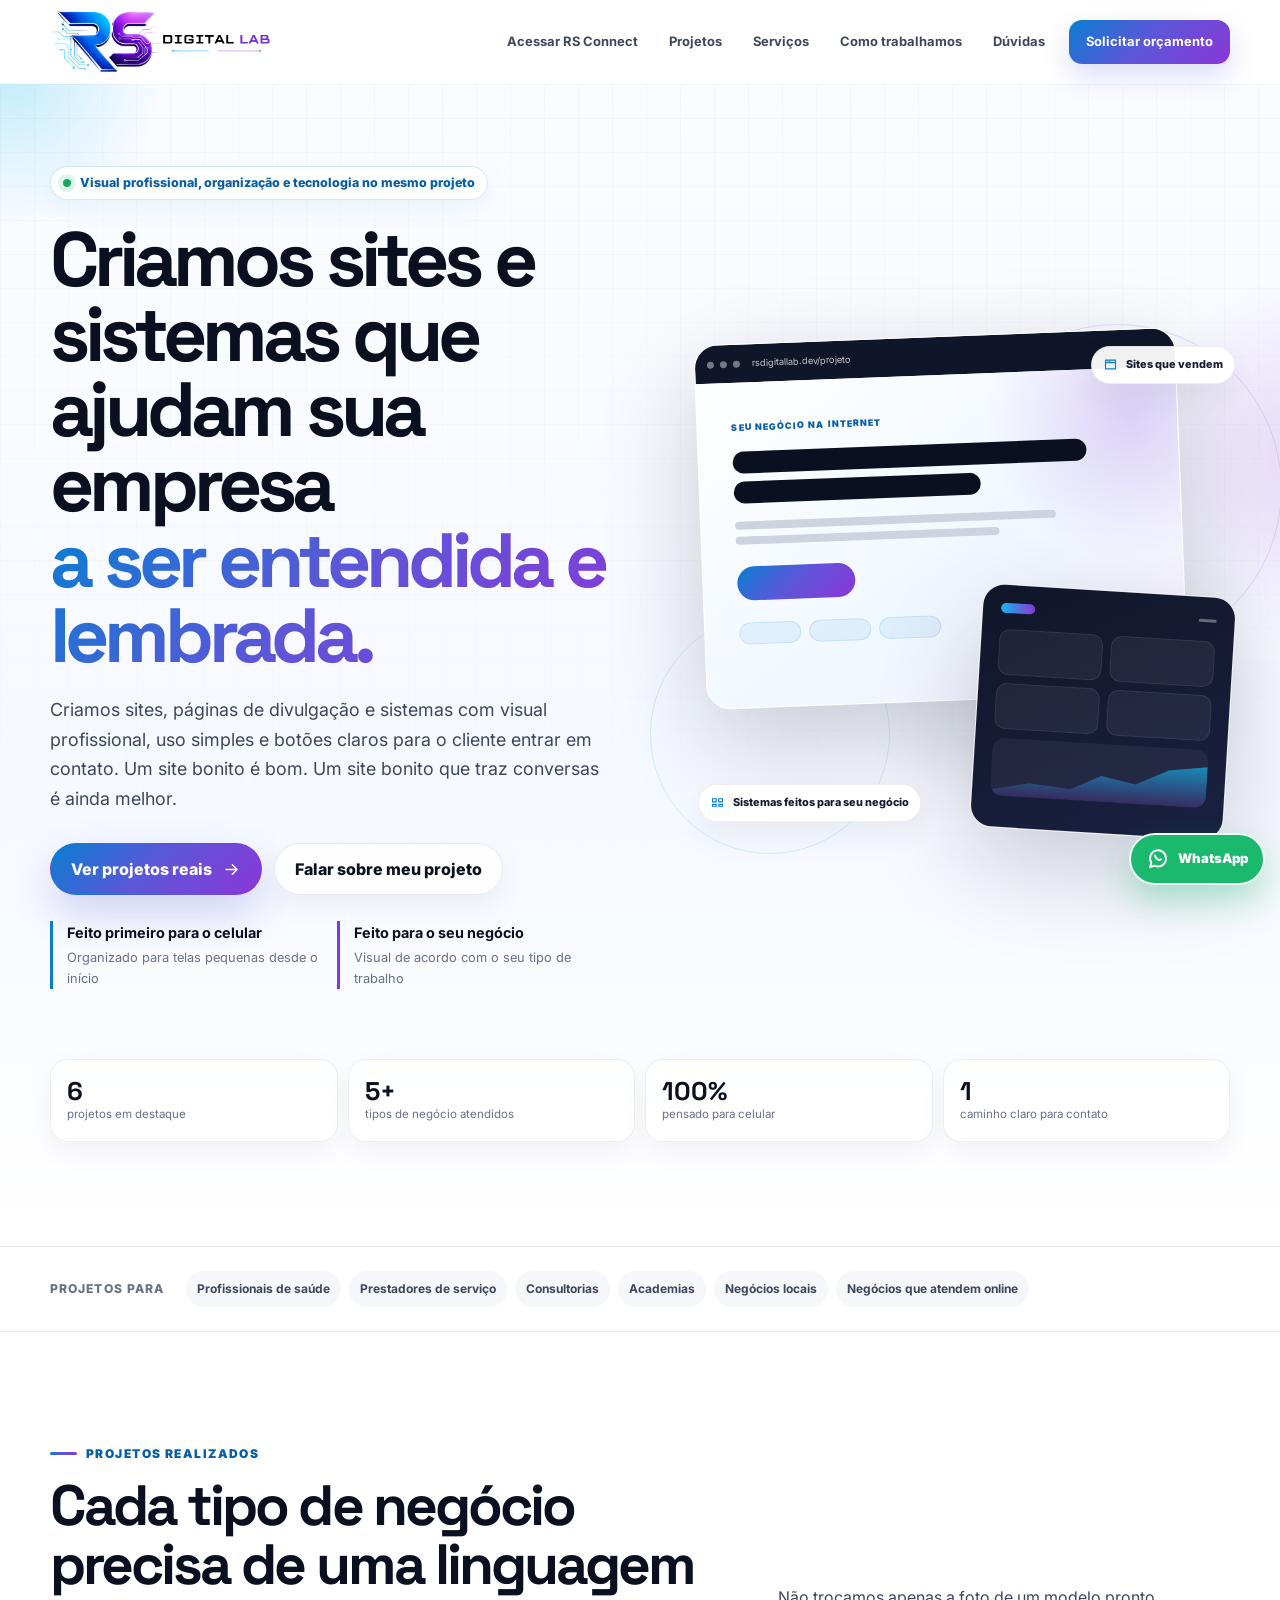
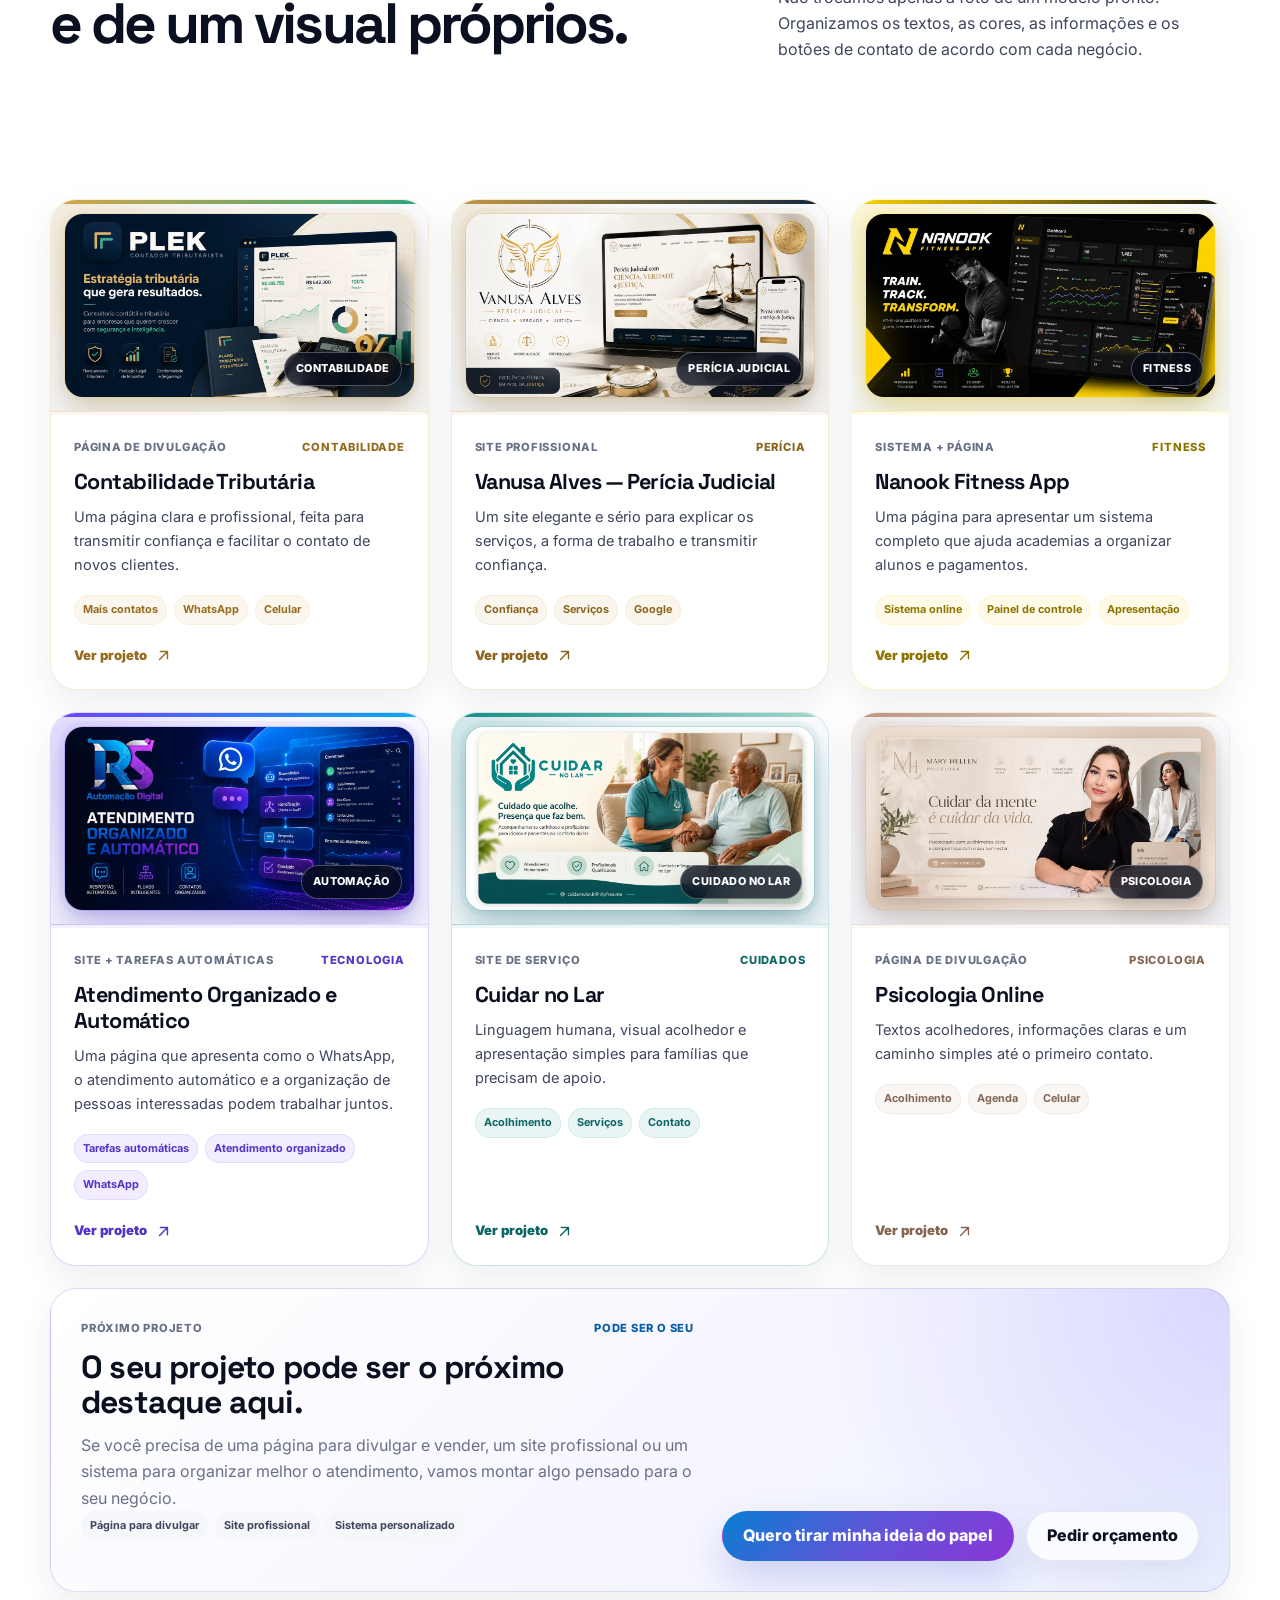
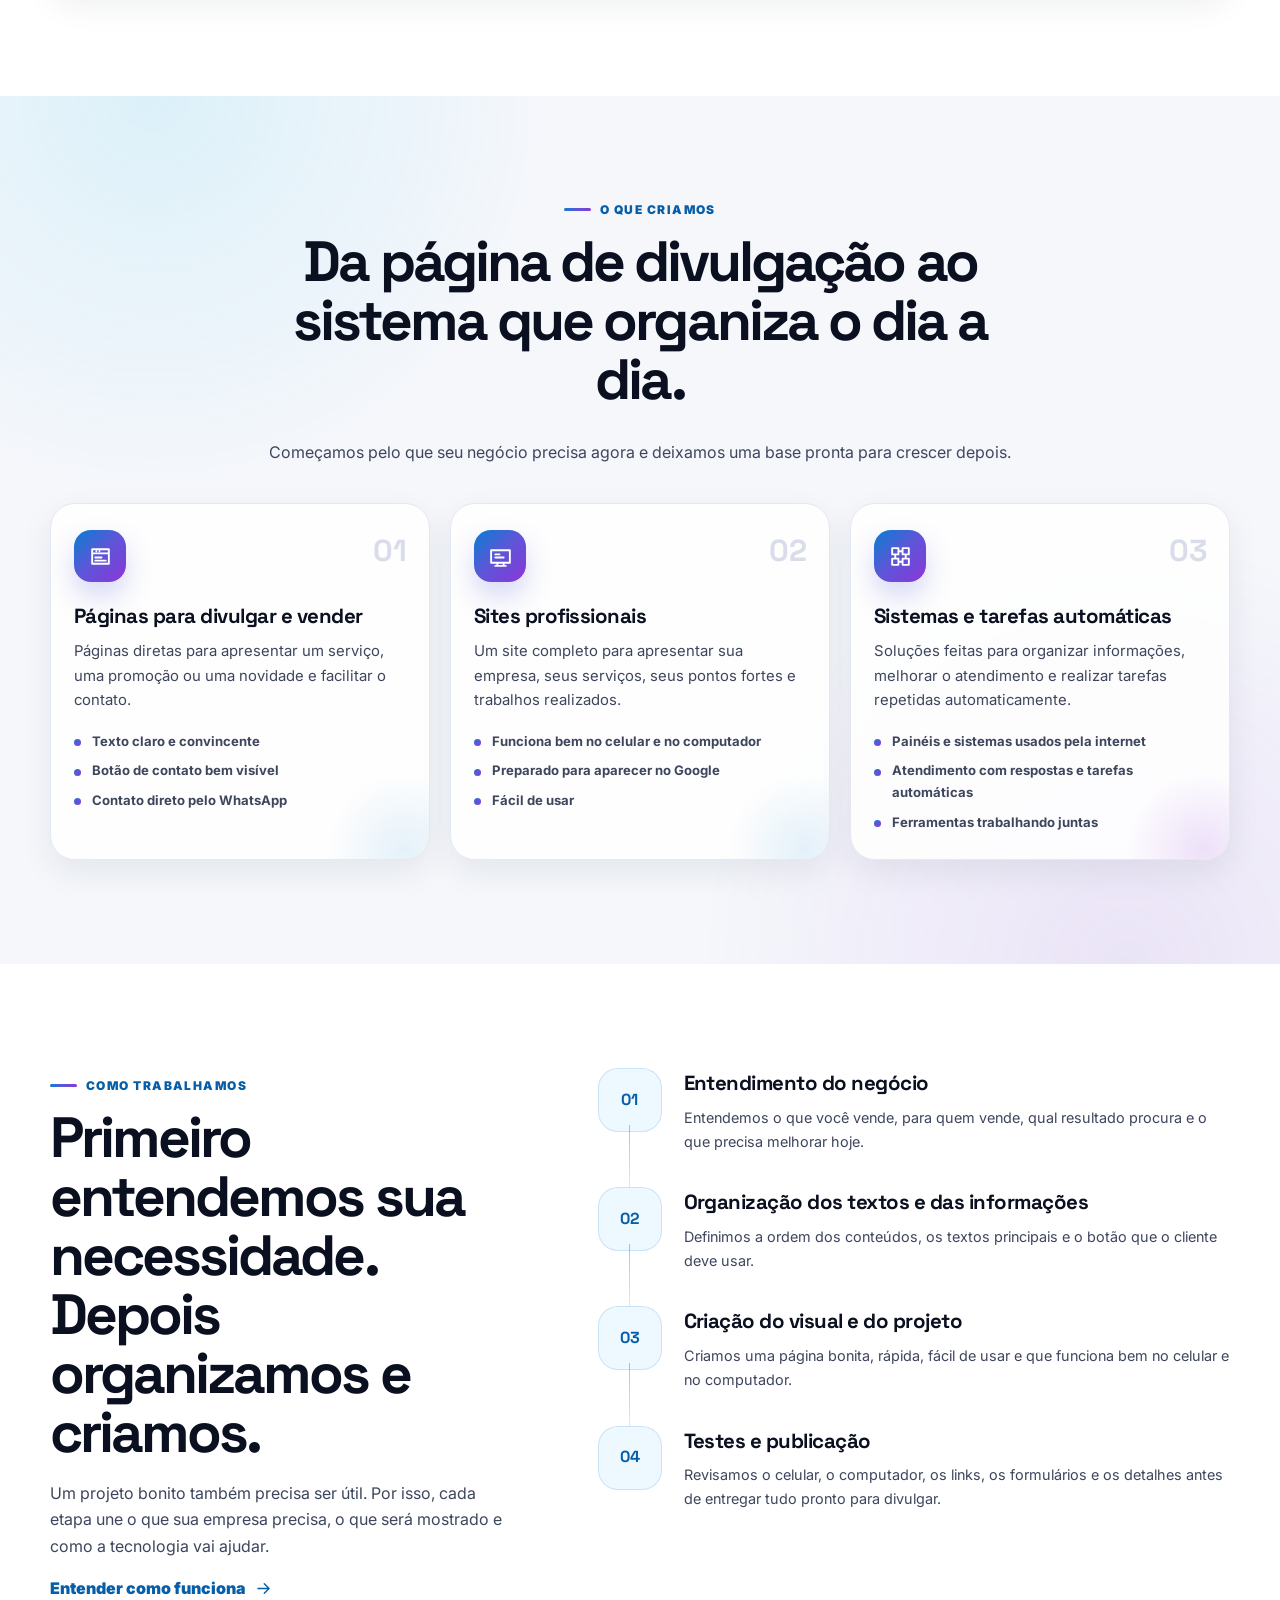
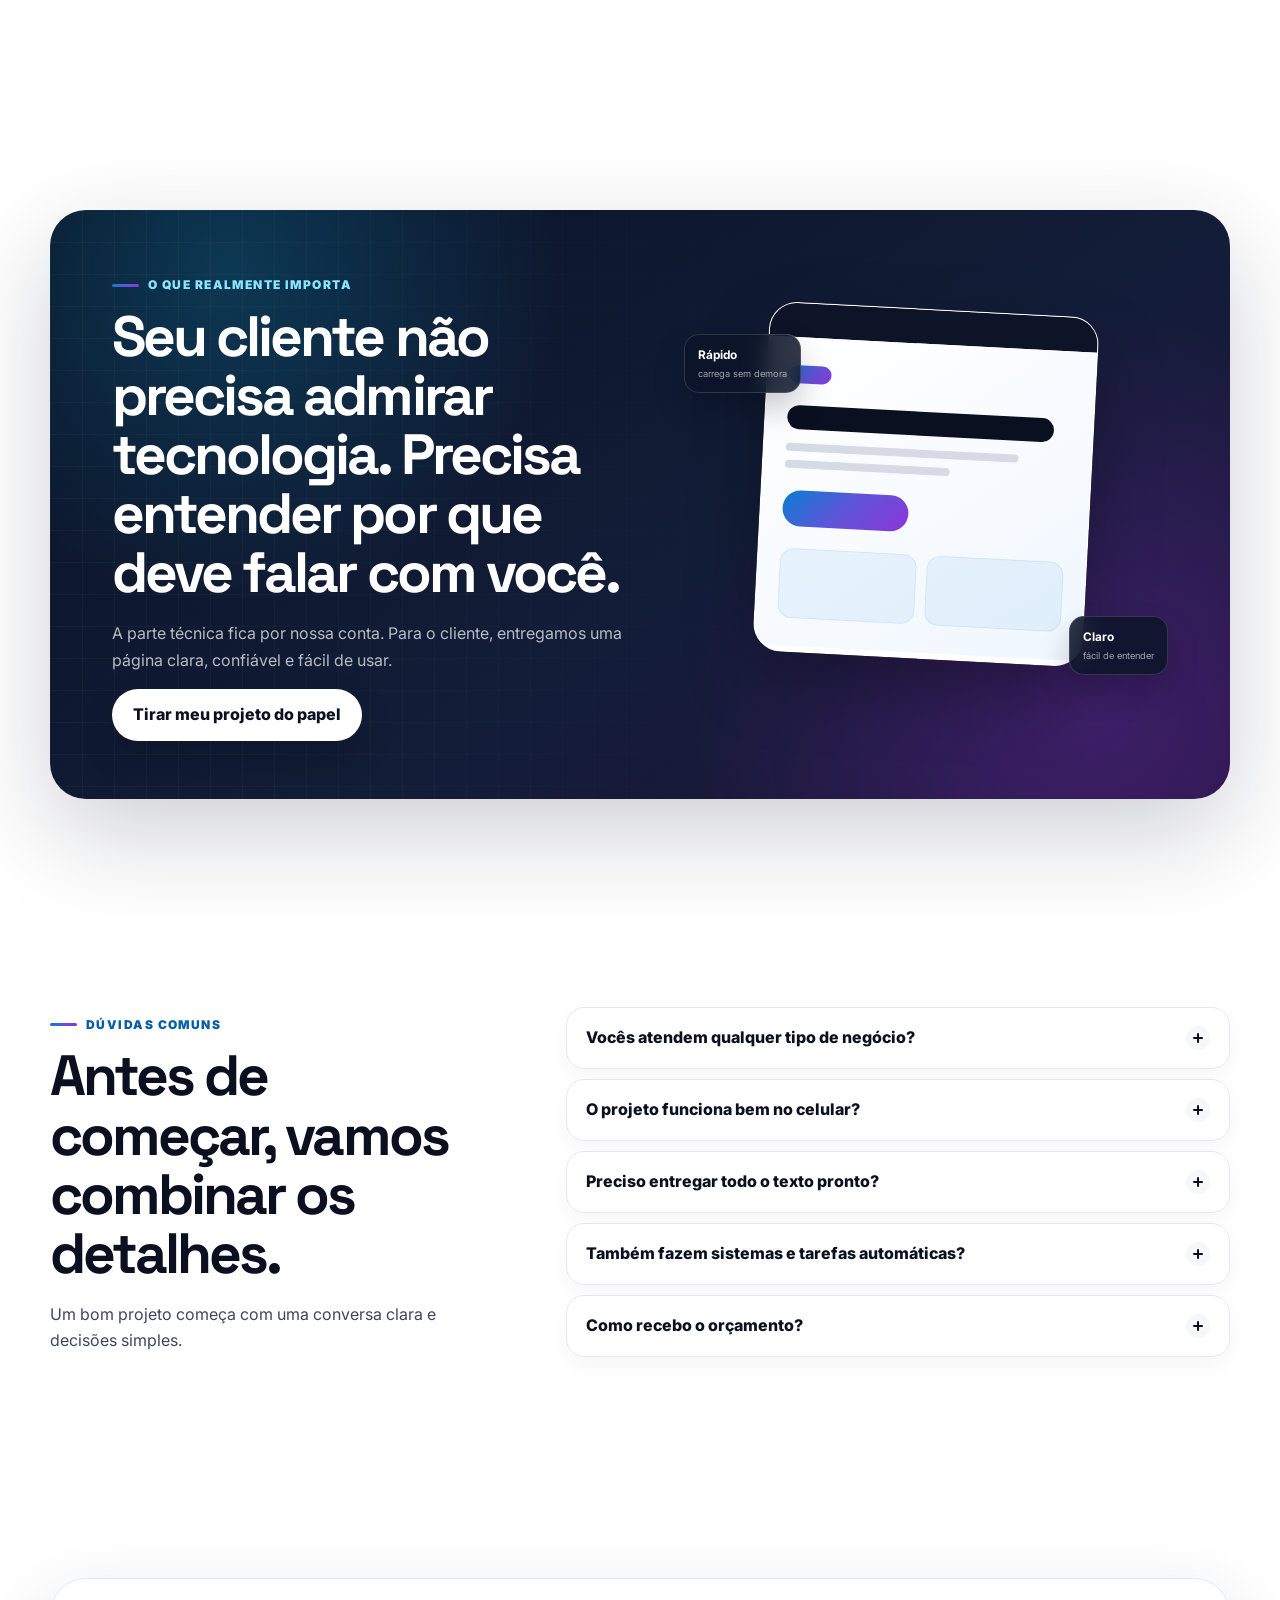
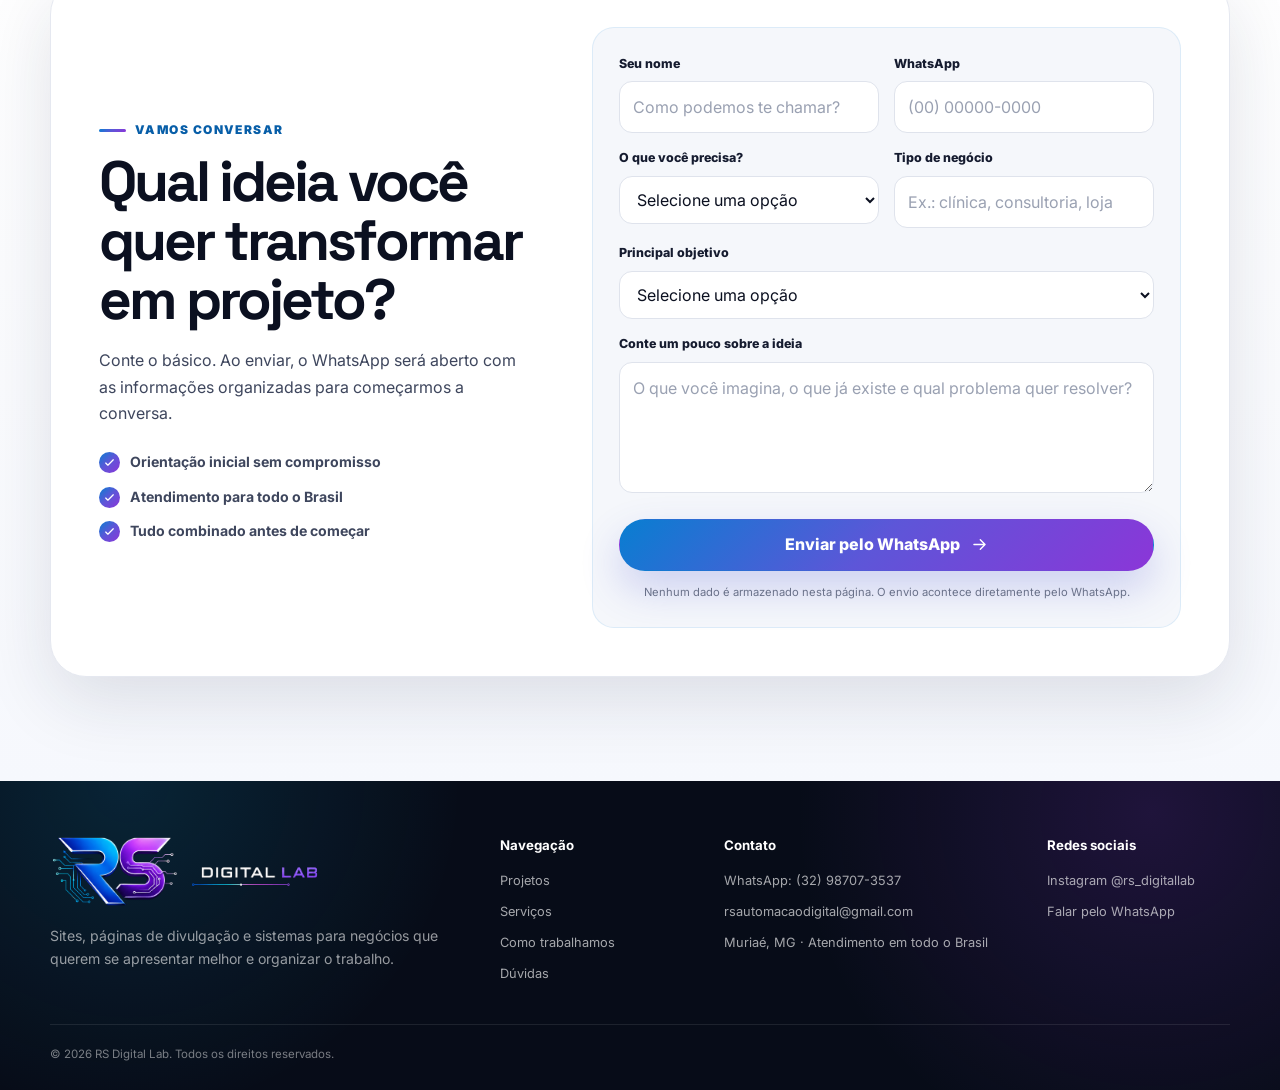
<file: index.html>
<!doctype html>
<html lang="pt-BR">
<head>
<meta charset="utf-8"/>
<meta content="width=device-width, initial-scale=1.0" name="viewport"/>
<title>RS Digital Lab | Sites, páginas de divulgação e sistemas</title>
<meta content="Conheça os projetos da RS Digital Lab. Criamos sites, páginas de divulgação e sistemas fáceis de usar, que funcionam bem no celular e ajudam sua empresa a receber mais contatos." name="description"/>
<meta content="#f7f8fc" name="theme-color"/>
<meta content="index, follow" name="robots"/>
<link href="https://portfolio.rsautomacaodigital.cloud/" rel="canonical"/>
<meta content="website" property="og:type"/>
<meta content="pt_BR" property="og:locale"/>
<meta content="RS Digital Lab | Projetos realizados" property="og:title"/>
<meta content="Sites, páginas de divulgação e sistemas feitos para funcionar bem no celular e facilitar o contato com sua empresa." property="og:description"/>
<meta content="https://portfolio.rsautomacaodigital.cloud/" property="og:url"/>
<meta content="assets/og-rs-digital-lab.jpg" property="og:image"/>
<link href="assets/rs-mark-light.png" rel="icon" type="image/png"/>
<script>document.documentElement.classList.add("js");</script>
<link href="https://fonts.googleapis.com" rel="preconnect"/>
<link crossorigin="" href="https://fonts.gstatic.com" rel="preconnect"/>
<link href="https://fonts.googleapis.com/css2?family=Inter:wght@400;500;600;700;800&amp;family=Space+Grotesk:wght@500;600;700&amp;display=swap" rel="stylesheet"/>
<link href="style.css?v=20260803-thumbs" rel="stylesheet"/>
<script type="application/ld+json">
      {
        "@context": "https://schema.org",
        "@type": "ProfessionalService",
        "name": "RS Digital Lab",
        "url": "https://rsdigitallab.com",
        "image": "https://rsdigitallab.com/assets/og-rs-digital-lab.jpg",
        "telephone": "+55 32 98707-3537",
        "email": "rsautomacaodigital@gmail.com",
        "areaServed": "BR",
        "description": "Criação de sites, páginas de divulgação e sistemas para organizar o atendimento e facilitar tarefas do dia a dia."
      }
    </script>
</head>
<body>
<a class="skip-link" href="#conteudo">Ir para o conteúdo</a>
<header class="site-header" data-header="" id="topo">
<div class="container header-inner">
<a aria-label="RS Digital Lab — início" class="brand" href="#topo">
<img alt="RS Digital Lab" height="411" src="assets/logo-rs-digital-lab-light.png" width="1400"/>
</a>
<button aria-controls="site-nav" aria-expanded="false" aria-label="Abrir menu" class="menu-toggle" data-menu-toggle="" type="button">
<span></span>
<span></span>
<span></span>
</button>
<nav aria-label="Navegação principal" class="site-nav" data-nav="" id="site-nav">

<a href="https://rsdigitallab.com/rsconnect/login">Acessar RS Connect</a>
<a href="#projetos">Projetos</a>
<a href="#servicos">Serviços</a>
<a href="#processo">Como trabalhamos</a>
<a href="#duvidas">Dúvidas</a>
<a class="nav-cta js-whatsapp" data-message="Olá! Vi os projetos da RS Digital Lab e quero conversar sobre uma ideia." href="#contato">
            Solicitar orçamento
          </a>
</nav>
</div>
</header>
<main id="conteudo">
<section aria-labelledby="hero-title" class="hero section-shell">
<div aria-hidden="true" class="hero-glow hero-glow-blue"></div>
<div aria-hidden="true" class="hero-glow hero-glow-purple"></div>
<div class="container hero-grid">
<div class="hero-copy reveal">
<div class="hero-badge">
<span aria-hidden="true" class="pulse-dot"></span>
              Visual profissional, organização e tecnologia no mesmo projeto
            </div>
<h1 id="hero-title">
              Criamos sites e sistemas que ajudam sua empresa
              <span>a ser entendida e lembrada.</span>
</h1>
<p class="hero-lead">
              Criamos sites, páginas de divulgação e sistemas com visual profissional,
              uso simples e botões claros para o cliente entrar em contato. Um site bonito é bom.
              Um site bonito que traz conversas é ainda melhor.
            </p>
<div class="hero-actions">
<a class="button button-primary" href="#projetos">
                Ver projetos reais
                <svg aria-hidden="true" viewbox="0 0 24 24"><path d="M5 12h14M13 6l6 6-6 6"></path></svg>
</a>
<a class="button button-ghost js-whatsapp" data-message="Olá! Vi os projetos da RS Digital Lab e quero saber o que pode ajudar meu negócio." href="#contato">
                Falar sobre meu projeto
              </a>
</div>
<div aria-label="Diferenciais principais" class="hero-trust">
<div>
<strong>Feito primeiro para o celular</strong>
<span>Organizado para telas pequenas desde o início</span>
</div>
<div>
<strong>Feito para o seu negócio</strong>
<span>Visual de acordo com o seu tipo de trabalho</span>
</div>
</div>
</div>
<div aria-label="Exemplo visual de sites e sistemas" class="hero-visual reveal">
<div aria-hidden="true" class="visual-orbit visual-orbit-one"></div>
<div aria-hidden="true" class="visual-orbit visual-orbit-two"></div>
<div class="showcase-window showcase-main">
<div class="window-bar">
<span></span><span></span><span></span>
<div class="window-address">rsdigitallab.dev/projeto</div>
</div>
<div class="showcase-content">
<div class="showcase-kicker">SEU NEGÓCIO NA INTERNET</div>
<div class="showcase-title"></div>
<div class="showcase-title short"></div>
<div class="showcase-copy"></div>
<div class="showcase-copy medium"></div>
<div class="showcase-button"></div>
<div class="showcase-chips">
<span></span><span></span><span></span>
</div>
</div>
</div>
<div class="showcase-window showcase-side">
<div class="mini-dashboard-head">
<span class="mini-logo"></span>
<span class="mini-menu"></span>
</div>
<div class="mini-dashboard-grid">
<span></span><span></span><span></span><span></span>
</div>
<div class="mini-chart"><span></span></div>
</div>
<div class="showcase-label label-sites">
<svg aria-hidden="true" viewbox="0 0 24 24"><path d="M4 5h16v14H4zM4 9h16M8 7h.01M11 7h.01"></path></svg>
              Sites que vendem
            </div>
<div class="showcase-label label-systems">
<svg aria-hidden="true" viewbox="0 0 24 24"><path d="M4 6h6v5H4zM14 6h6v5h-6zM4 15h6v3H4zM14 15h6v3h-6z"></path></svg>
              Sistemas feitos para seu negócio
            </div>
</div>
</div>
<div aria-label="Resumo dos projetos" class="container hero-stats reveal">
<div class="stat-card">
<strong>6</strong>
<span>projetos em destaque</span>
</div>
<div class="stat-card">
<strong>5+</strong>
<span>tipos de negócio atendidos</span>
</div>
<div class="stat-card">
<strong>100%</strong>
<span>pensado para celular</span>
</div>
<div class="stat-card">
<strong>1</strong>
<span>caminho claro para contato</span>
</div>
</div>
</section>
<section aria-label="Segmentos atendidos" class="audience-strip">
<div class="container audience-inner">
<span class="audience-label">Projetos para</span>
<div class="audience-tags">
<span>Profissionais de saúde</span>
<span>Prestadores de serviço</span>
<span>Consultorias</span>
<span>Academias</span>
<span>Negócios locais</span>
<span>Negócios que atendem online</span>
</div>
</div>
</section>
<section aria-labelledby="projects-title" class="section" id="projetos">
<div class="container">
<div class="section-head reveal">
<div>
<p class="eyebrow">Projetos realizados</p>
<h2 id="projects-title">Cada tipo de negócio precisa de uma linguagem e de um visual próprios.</h2>
</div>
<p>
              Não trocamos apenas a foto de um modelo pronto. Organizamos os textos,
              as cores, as informações e os botões de contato de acordo com cada negócio.
            </p>
</div>
<div aria-label="Filtrar projetos" class="project-filters reveal" role="group">
<button aria-pressed="true" class="filter-button is-active" data-filter="all" type="button">Todos</button>
<button aria-pressed="false" class="filter-button" data-filter="landing" type="button">Páginas de divulgação</button>
<button aria-pressed="false" class="filter-button" data-filter="site" type="button">Sites</button>
<button aria-pressed="false" class="filter-button" data-filter="system" type="button">Sistemas e tarefas automáticas</button>
</div>
<div class="projects-grid" data-project-grid="">
<article class="project-card reveal theme-tax" data-category="landing">
<a aria-label="Abrir projeto Contabilidade Tributária" href="https://contabilidade.infinityfree.me" rel="noopener noreferrer" target="_blank">
<div class="project-preview has-thumb"><picture class="project-thumb"><source media="(max-width: 760px)" srcset="assets/thumbs/contabilidade-720.webp" type="image/webp"/><img alt="Prévia visual do projeto Contabilidade Tributária" decoding="async" height="675" loading="lazy" src="assets/thumbs/contabilidade.webp" width="1200"/></picture><span class="project-thumb-label">Contabilidade</span></div>
<div class="project-body">
<div class="project-meta"><span>Página de divulgação</span><span>Contabilidade</span></div>
<h3>Contabilidade Tributária</h3>
<p>Uma página clara e profissional, feita para transmitir confiança e facilitar o contato de novos clientes.</p>
<div class="project-tags"><span>Mais contatos</span><span>WhatsApp</span><span>Celular</span></div>
<span class="project-link">Ver projeto <svg aria-hidden="true" viewbox="0 0 24 24"><path d="M7 17 17 7M8 7h9v9"></path></svg></span>
</div>
</a>
</article>
<article class="project-card reveal theme-forensic" data-category="site">
<a aria-label="Abrir projeto Perícia Judicial" href="https://peritavanusaalves.infinityfree.me" rel="noopener noreferrer" target="_blank">
<div class="project-preview has-thumb"><picture class="project-thumb"><source media="(max-width: 760px)" srcset="assets/thumbs/pericia-judicial-720.webp" type="image/webp"/><img alt="Prévia visual do site Vanusa Alves — Perícia Judicial" decoding="async" height="675" loading="lazy" src="assets/thumbs/pericia-judicial.webp" width="1200"/></picture><span class="project-thumb-label">Perícia Judicial</span></div>
<div class="project-body">
<div class="project-meta"><span>Site profissional</span><span>Perícia</span></div>
<h3>Vanusa Alves — Perícia Judicial</h3>
<p>Um site elegante e sério para explicar os serviços, a forma de trabalho e transmitir confiança.</p>
<div class="project-tags"><span>Confiança</span><span>Serviços</span><span>Google</span></div>
<span class="project-link">Ver projeto <svg aria-hidden="true" viewbox="0 0 24 24"><path d="M7 17 17 7M8 7h9v9"></path></svg></span>
</div>
</a>
</article>
<article class="project-card reveal theme-fitness" data-category="system">
<a aria-label="Abrir projeto Nanook Fitness" href="https://nanook.infinityfree.me" rel="noopener noreferrer" target="_blank">
<div class="project-preview has-thumb"><picture class="project-thumb"><source media="(max-width: 760px)" srcset="assets/thumbs/nanook-fitness-720.webp" type="image/webp"/><img alt="Prévia visual do sistema Nanook Fitness App" decoding="async" height="675" loading="lazy" src="assets/thumbs/nanook-fitness.webp" width="1200"/></picture><span class="project-thumb-label">Fitness</span></div>
<div class="project-body">
<div class="project-meta"><span>Sistema + página</span><span>Fitness</span></div>
<h3>Nanook Fitness App</h3>
<p>Uma página para apresentar um sistema completo que ajuda academias a organizar alunos e pagamentos.</p>
<div class="project-tags"><span>Sistema online</span><span>Painel de controle</span><span>Apresentação</span></div>
<span class="project-link">Ver projeto <svg aria-hidden="true" viewbox="0 0 24 24"><path d="M7 17 17 7M8 7h9v9"></path></svg></span>
</div>
</a>
</article>
<article class="project-card reveal theme-automation" data-category="system">
<a aria-label="Abrir projeto de automação e atendimento" href="https://rsautomacaodigital.infinityfreeapp.com" rel="noopener noreferrer" target="_blank">
<div class="project-preview has-thumb"><picture class="project-thumb"><source media="(max-width: 760px)" srcset="assets/thumbs/atendimento-automatico-720.webp" type="image/webp"/><img alt="Prévia visual do projeto de atendimento organizado e automático" decoding="async" height="675" loading="lazy" src="assets/thumbs/atendimento-automatico.webp" width="1200"/></picture><span class="project-thumb-label">Automação</span></div>
<div class="project-body">
<div class="project-meta"><span>Site + tarefas automáticas</span><span>Tecnologia</span></div>
<h3>Atendimento Organizado e Automático</h3>
<p>Uma página que apresenta como o WhatsApp, o atendimento automático e a organização de pessoas interessadas podem trabalhar juntos.</p>
<div class="project-tags"><span>Tarefas automáticas</span><span>Atendimento organizado</span><span>WhatsApp</span></div>
<span class="project-link">Ver projeto <svg aria-hidden="true" viewbox="0 0 24 24"><path d="M7 17 17 7M8 7h9v9"></path></svg></span>
</div>
</a>
</article>
<article class="project-card reveal theme-care" data-category="site">
<a aria-label="Abrir projeto Cuidar no Lar" href="https://cuidarnolar.infinityfree.me/?i=1" rel="noopener noreferrer" target="_blank">
<div class="project-preview has-thumb"><picture class="project-thumb"><source media="(max-width: 760px)" srcset="assets/thumbs/cuidar-no-lar-720.webp" type="image/webp"/><img alt="Prévia visual do site Cuidar no Lar" decoding="async" height="675" loading="lazy" src="assets/thumbs/cuidar-no-lar.webp" width="1200"/></picture><span class="project-thumb-label">Cuidado no lar</span></div>
<div class="project-body">
<div class="project-meta"><span>Site de serviço</span><span>Cuidados</span></div>
<h3>Cuidar no Lar</h3>
<p>Linguagem humana, visual acolhedor e apresentação simples para famílias que precisam de apoio.</p>
<div class="project-tags"><span>Acolhimento</span><span>Serviços</span><span>Contato</span></div>
<span class="project-link">Ver projeto <svg aria-hidden="true" viewbox="0 0 24 24"><path d="M7 17 17 7M8 7h9v9"></path></svg></span>
</div>
</a>
</article>
<article class="project-card reveal theme-psychology" data-category="landing">
<a aria-label="Abrir projeto Psicologia Online" href="https://maryhellenpsi.infinityfreeapp.com" rel="noopener noreferrer" target="_blank">
<div class="project-preview has-thumb"><picture class="project-thumb"><source media="(max-width: 760px)" srcset="assets/thumbs/mary-hellen-psicologia-720.webp" type="image/webp"/><img alt="Prévia visual da página Mary Hellen Psicóloga" decoding="async" height="675" loading="lazy" src="assets/thumbs/mary-hellen-psicologia.webp" width="1200"/></picture><span class="project-thumb-label">Psicologia</span></div>
<div class="project-body">
<div class="project-meta"><span>Página de divulgação</span><span>Psicologia</span></div>
<h3>Psicologia Online</h3>
<p>Textos acolhedores, informações claras e um caminho simples até o primeiro contato.</p>
<div class="project-tags"><span>Acolhimento</span><span>Agenda</span><span>Celular</span></div>
<span class="project-link">Ver projeto <svg aria-hidden="true" viewbox="0 0 24 24"><path d="M7 17 17 7M8 7h9v9"></path></svg></span>
</div>
</a>
</article>
<article class="project-card project-promo-card reveal" data-category="landing site system">
<div class="project-promo-inner">
<div class="project-promo-copy">
<div class="project-meta"><span>Próximo projeto</span><span>Pode ser o seu</span></div>
<h3>O seu projeto pode ser o próximo destaque aqui.</h3>
<p>
                    Se você precisa de uma página para divulgar e vender, um site profissional
                    ou um sistema para organizar melhor o atendimento, vamos montar algo pensado para o seu negócio.
                  </p>
<div class="project-tags"><span>Página para divulgar</span><span>Site profissional</span><span>Sistema personalizado</span></div>
</div>
<div class="project-promo-actions">
<a class="button button-primary js-whatsapp" data-message="Olá! Vi os projetos da RS Digital Lab e quero que o meu projeto seja o próximo destaque do portfólio." href="#contato">
                    Quero tirar minha ideia do papel
                  </a>
<a class="button button-ghost" href="#contato">Pedir orçamento</a>
</div>
</div>
</article>
</div>
<p class="filter-empty" data-filter-empty="" hidden="">Nenhum projeto encontrado nesta categoria.</p>
</div>
</section>
<section aria-labelledby="services-title" class="section section-soft" id="servicos">
<div class="container">
<div class="section-head centered reveal">
<p class="eyebrow">O que criamos</p>
<h2 id="services-title">Da página de divulgação ao sistema que organiza o dia a dia.</h2>
<p>
              Começamos pelo que seu negócio precisa agora e deixamos uma base pronta para crescer depois.
            </p>
</div>
<div class="services-grid">
<article class="service-card reveal">
<span class="service-number">01</span>
<div class="service-icon">
<svg aria-hidden="true" viewbox="0 0 24 24"><path d="M4 5h16v14H4zM4 9h16M8 7h.01M11 7h.01M7 13h6M7 16h10"></path></svg>
</div>
<h3>Páginas para divulgar e vender</h3>
<p>Páginas diretas para apresentar um serviço, uma promoção ou uma novidade e facilitar o contato.</p>
<ul><li>Texto claro e convincente</li><li>Botão de contato bem visível</li><li>Contato direto pelo WhatsApp</li></ul>
</article>
<article class="service-card reveal">
<span class="service-number">02</span>
<div class="service-icon">
<svg aria-hidden="true" viewbox="0 0 24 24"><path d="M3 6h18v12H3zM7 21h10M9 18v3M15 18v3M7 10h4M7 13h8"></path></svg>
</div>
<h3>Sites profissionais</h3>
<p>Um site completo para apresentar sua empresa, seus serviços, seus pontos fortes e trabalhos realizados.</p>
<ul><li>Funciona bem no celular e no computador</li><li>Preparado para aparecer no Google</li><li>Fácil de usar</li></ul>
</article>
<article class="service-card service-card-highlight reveal">
<span class="service-number">03</span>
<div class="service-icon">
<svg aria-hidden="true" viewbox="0 0 24 24"><path d="M4 4h6v6H4zM14 4h6v6h-6zM4 14h6v6H4zM14 14h6v6h-6zM10 7h4M7 10v4M17 10v4M10 17h4"></path></svg>
</div>
<h3>Sistemas e tarefas automáticas</h3>
<p>Soluções feitas para organizar informações, melhorar o atendimento e realizar tarefas repetidas automaticamente.</p>
<ul><li>Painéis e sistemas usados pela internet</li><li>Atendimento com respostas e tarefas automáticas</li><li>Ferramentas trabalhando juntas</li></ul>
</article>
</div>
</div>
</section>
<section aria-labelledby="process-title" class="section" id="processo">
<div class="container process-layout">
<div class="process-intro reveal">
<p class="eyebrow">Como trabalhamos</p>
<h2 id="process-title">Primeiro entendemos sua necessidade. Depois organizamos e criamos.</h2>
<p>
              Um projeto bonito também precisa ser útil. Por isso, cada etapa une o que sua empresa precisa, o que será mostrado e como a tecnologia vai ajudar.
            </p>
<a class="text-link js-whatsapp" data-message="Olá! Quero entender como funciona o processo da RS Digital Lab para o meu projeto." href="#contato">
              Entender como funciona
              <svg aria-hidden="true" viewbox="0 0 24 24"><path d="M5 12h14M13 6l6 6-6 6"></path></svg>
</a>
</div>
<ol class="process-steps">
<li class="reveal">
<span>01</span>
<div><h3>Entendimento do negócio</h3><p>Entendemos o que você vende, para quem vende, qual resultado procura e o que precisa melhorar hoje.</p></div>
</li>
<li class="reveal">
<span>02</span>
<div><h3>Organização dos textos e das informações</h3><p>Definimos a ordem dos conteúdos, os textos principais e o botão que o cliente deve usar.</p></div>
</li>
<li class="reveal">
<span>03</span>
<div><h3>Criação do visual e do projeto</h3><p>Criamos uma página bonita, rápida, fácil de usar e que funciona bem no celular e no computador.</p></div>
</li>
<li class="reveal">
<span>04</span>
<div><h3>Testes e publicação</h3><p>Revisamos o celular, o computador, os links, os formulários e os detalhes antes de entregar tudo pronto para divulgar.</p></div>
</li>
</ol>
</div>
</section>
<section aria-labelledby="proof-title" class="section proof-section">
<div class="container proof-card reveal">
<div class="proof-copy">
<p class="eyebrow eyebrow-light">O que realmente importa</p>
<h2 id="proof-title">Seu cliente não precisa admirar tecnologia. Precisa entender por que deve falar com você.</h2>
<p>
              A parte técnica fica por nossa conta. Para o cliente, entregamos uma página clara, confiável e fácil de usar.
            </p>
<a class="button button-light js-whatsapp" data-message="Olá! Quero transformar minha ideia em um site ou sistema profissional." href="#contato">
              Tirar meu projeto do papel
            </a>
</div>
<div aria-hidden="true" class="proof-visual">
<div class="proof-device">
<div class="proof-device-top"></div>
<div class="proof-device-content">
<div class="proof-logo"></div>
<div class="proof-line large"></div>
<div class="proof-line"></div>
<div class="proof-line short"></div>
<div class="proof-cta"></div>
<div class="proof-cards"><span></span><span></span></div>
</div>
</div>
<div class="proof-badge badge-fast"><strong>Rápido</strong><span>carrega sem demora</span></div>
<div class="proof-badge badge-clear"><strong>Claro</strong><span>fácil de entender</span></div>
</div>
</div>
</section>
<section aria-labelledby="faq-title" class="section" id="duvidas">
<div class="container faq-layout">
<div class="faq-intro reveal">
<p class="eyebrow">Dúvidas comuns</p>
<h2 id="faq-title">Antes de começar, vamos combinar os detalhes.</h2>
<p>Um bom projeto começa com uma conversa clara e decisões simples.</p>
</div>
<div class="faq-list">
<details class="faq-item reveal">
<summary>Vocês atendem qualquer tipo de negócio?<span aria-hidden="true"></span></summary>
<p>Sim. O visual e a mensagem mudam conforme o público, mas a base permanece: explicar bem, gerar confiança e facilitar o próximo passo.</p>
</details>
<details class="faq-item reveal">
<summary>O projeto funciona bem no celular?<span aria-hidden="true"></span></summary>
<p>Sim. A página é criada primeiro para o celular e depois ajustada para tablet e computador. Assim, evitamos textos, imagens e botões fora do lugar.</p>
</details>
<details class="faq-item reveal">
<summary>Preciso entregar todo o texto pronto?<span aria-hidden="true"></span></summary>
<p>Não. A RS Digital Lab ajuda a organizar o texto de apresentação, os benefícios, as dúvidas e o convite para o cliente entrar em contato.</p>
</details>
<details class="faq-item reveal">
<summary>Também fazem sistemas e tarefas automáticas?<span aria-hidden="true"></span></summary>
<p>Sim. Além de sites, criamos sistemas personalizados e tarefas automáticas para atendimento, organização de pessoas interessadas, formulários e comunicação entre ferramentas.</p>
</details>
<details class="faq-item reveal">
<summary>Como recebo o orçamento?<span aria-hidden="true"></span></summary>
<p>Depois de entender seu objetivo, o que precisa ser feito e o prazo desejado, enviamos uma proposta adequada, sem oferecer um pacote pronto que não combina com sua necessidade.</p>
</details>
</div>
</div>
</section>
<section aria-labelledby="contact-title" class="section contact-section" id="contato">
<div class="container contact-card reveal">
<div class="contact-copy">
<p class="eyebrow">Vamos conversar</p>
<h2 id="contact-title">Qual ideia você quer transformar em projeto?</h2>
<p>
              Conte o básico. Ao enviar, o WhatsApp será aberto com as informações organizadas para começarmos a conversa.
            </p>
<div class="contact-highlights">
<div>
<svg aria-hidden="true" viewbox="0 0 24 24"><path d="m5 13 4 4L19 7"></path></svg>
<span>Orientação inicial sem compromisso</span>
</div>
<div>
<svg aria-hidden="true" viewbox="0 0 24 24"><path d="m5 13 4 4L19 7"></path></svg>
<span>Atendimento para todo o Brasil</span>
</div>
<div>
<svg aria-hidden="true" viewbox="0 0 24 24"><path d="m5 13 4 4L19 7"></path></svg>
<span>Tudo combinado antes de começar</span>
</div>
</div>
</div>
<form class="lead-form" id="leadForm">
<div class="form-grid">
<div class="form-field">
<label for="nome">Seu nome</label>
<input autocomplete="name" id="nome" name="nome" placeholder="Como podemos te chamar?" required="" type="text"/>
</div>
<div class="form-field">
<label for="whatsapp">WhatsApp</label>
<input autocomplete="tel" data-phone="" id="whatsapp" inputmode="tel" name="whatsapp" placeholder="(00) 00000-0000" required="" type="tel"/>
</div>
<div class="form-field">
<label for="servico">O que você precisa?</label>
<select id="servico" name="servico" required="">
<option value="">Selecione uma opção</option>
<option>Página para divulgar um serviço ou oferta</option>
<option>Site profissional</option>
<option>Sistema personalizado</option>
<option>Atendimento com tarefas automáticas</option>
<option>Melhoria de um projeto existente</option>
<option>Ainda não sei</option>
</select>
</div>
<div class="form-field">
<label for="negocio">Tipo de negócio</label>
<input id="negocio" name="negocio" placeholder="Ex.: clínica, consultoria, loja" required="" type="text"/>
</div>
<div class="form-field form-field-full">
<label for="objetivo">Principal objetivo</label>
<select id="objetivo" name="objetivo" required="">
<option value="">Selecione uma opção</option>
<option>Gerar mais contatos</option>
<option>Apresentar meus serviços</option>
<option>Divulgar uma oferta</option>
<option>Organizar o atendimento</option>
<option>Fazer tarefas repetidas automaticamente</option>
<option>Modernizar o visual atual</option>
</select>
</div>
<div class="form-field form-field-full">
<label for="mensagem">Conte um pouco sobre a ideia</label>
<textarea id="mensagem" name="mensagem" placeholder="O que você imagina, o que já existe e qual problema quer resolver?" rows="4"></textarea>
</div>
</div>
<button class="button button-primary button-full" type="submit">
              Enviar pelo WhatsApp
              <svg aria-hidden="true" viewbox="0 0 24 24"><path d="M5 12h14M13 6l6 6-6 6"></path></svg>
</button>
<p class="form-note">Nenhum dado é armazenado nesta página. O envio acontece diretamente pelo WhatsApp.</p>
</form>
</div>
</section>
</main>
<footer class="site-footer">
<div class="container footer-main">
<div class="footer-brand-area">
<a aria-label="RS Digital Lab — voltar ao topo" href="#topo">
<img alt="RS Digital Lab" height="377" src="assets/logo-rs-digital-lab-dark.png" width="1400"/>
</a>
<p>Sites, páginas de divulgação e sistemas para negócios que querem se apresentar melhor e organizar o trabalho.</p>
</div>
<div class="footer-column">
<strong>Navegação</strong>
<a href="#projetos">Projetos</a>
<a href="#servicos">Serviços</a>
<a href="#processo">Como trabalhamos</a>
<a href="#duvidas">Dúvidas</a>
</div>
<div class="footer-column">
<strong>Contato</strong>
<a class="js-whatsapp" data-message="Olá! Quero falar com a RS Digital Lab." href="#contato">WhatsApp: (32) 98707-3537</a>
<a href="mailto:rsautomacaodigital@gmail.com">rsautomacaodigital@gmail.com</a>
<span>Muriaé, MG · Atendimento em todo o Brasil</span>
</div>
<div class="footer-column">
<strong>Redes sociais</strong>
<a href="https://www.instagram.com/rs_digitallab" rel="noopener noreferrer" target="_blank">Instagram @rs_digitallab</a>
<a class="js-whatsapp" data-message="Olá! Encontrei a RS Digital Lab pela página de projetos." href="#contato">Falar pelo WhatsApp</a>
</div>
</div>
<div class="container footer-bottom">
<p>© <span id="currentYear">2026</span> RS Digital Lab. Todos os direitos reservados.</p>
</div>
</footer>
<div aria-label="Ações rápidas" class="floating-actions">
<a aria-hidden="true" aria-label="Voltar ao topo da página" class="back-to-top" data-back-to-top="" href="#topo" tabindex="-1">
<svg aria-hidden="true" viewbox="0 0 24 24"><path d="M12 19V5M6 11l6-6 6 6"></path></svg>
<span>Topo</span>
</a>
<a aria-label="Falar com a RS Digital Lab pelo WhatsApp" class="floating-whatsapp js-whatsapp" data-message="Olá! Vi os projetos da RS Digital Lab e quero conversar sobre minha ideia." href="#contato">
<svg aria-hidden="true" viewbox="0 0 24 24"><path d="M20 11.6a8 8 0 0 1-11.7 7L4 20l1.4-4.2A8 8 0 1 1 20 11.6Z"></path><path d="M9 8.5c.4 2 2 3.7 4 4.5M13.5 13l1.4-.7"></path></svg>
<span>WhatsApp</span>
</a>
</div>
<script src="assets/script.js?v=20260803-thumbs"></script>
</body>
</html>
</file>
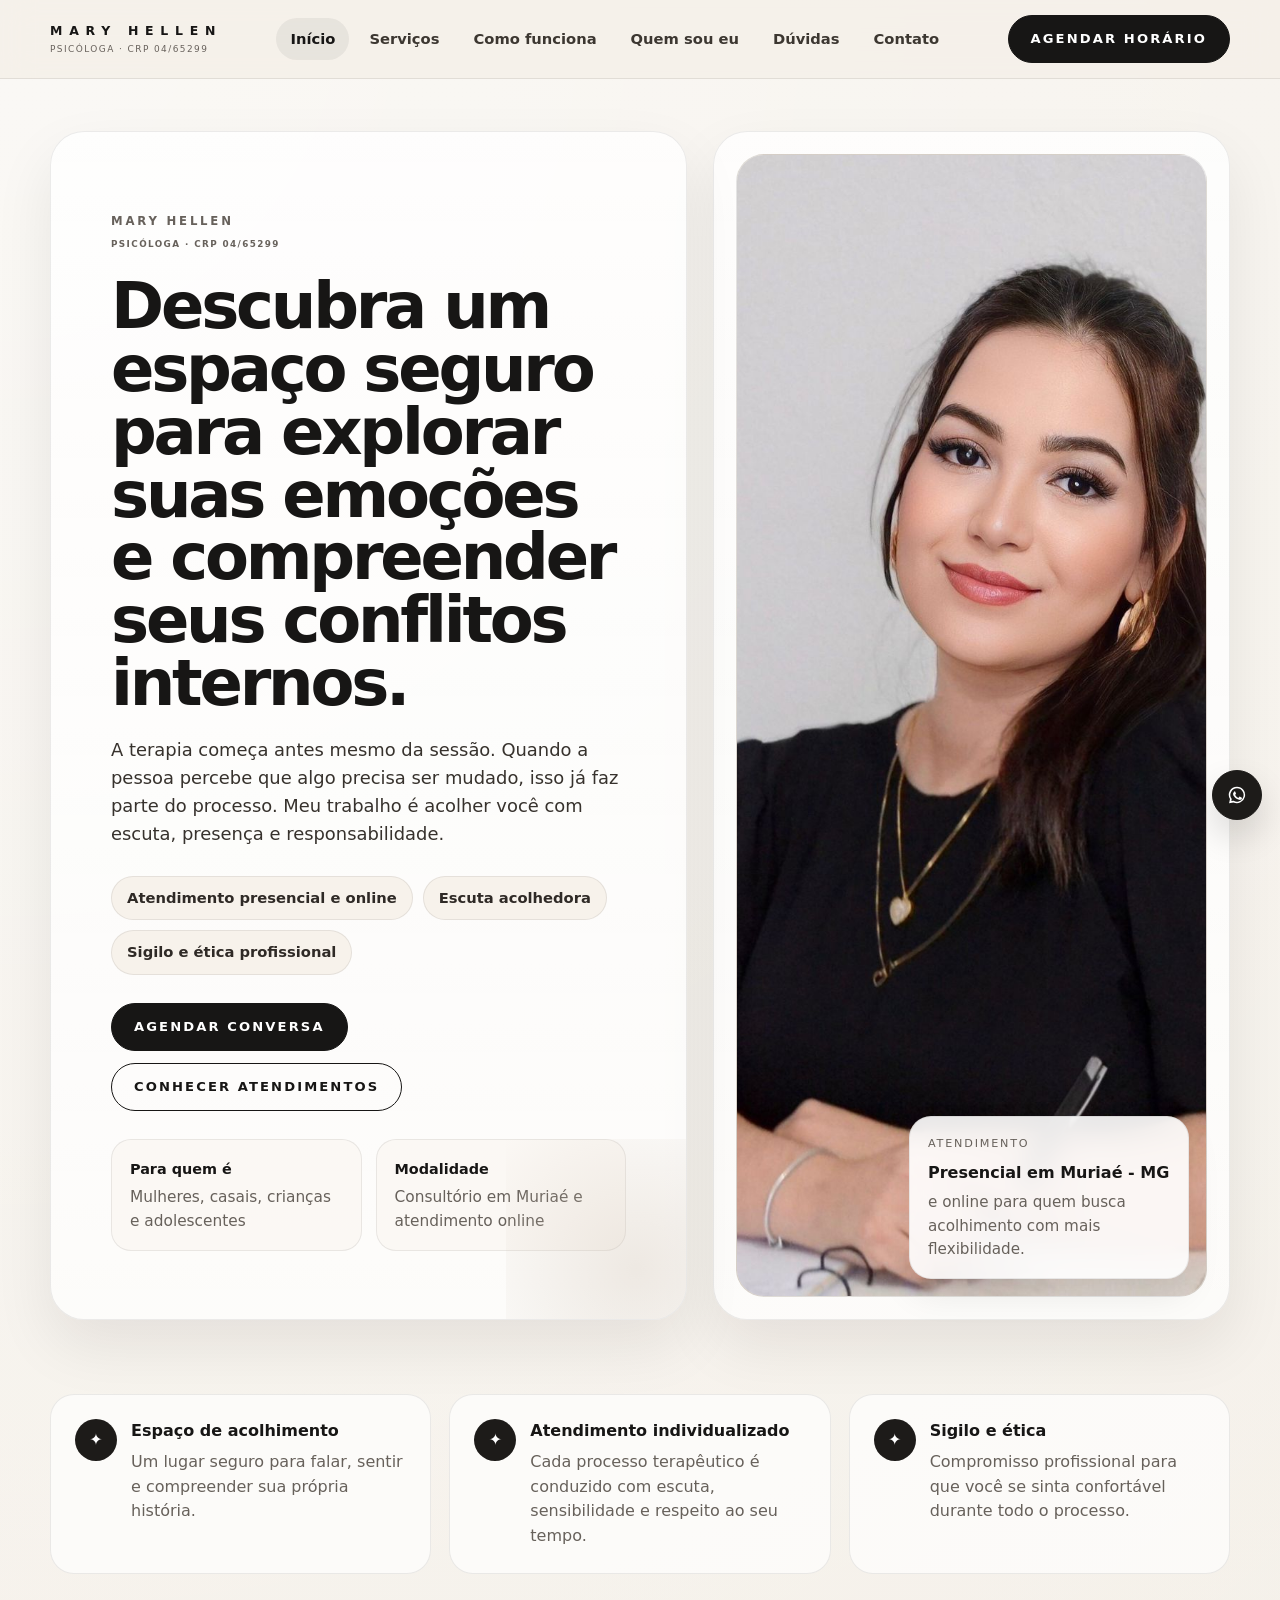
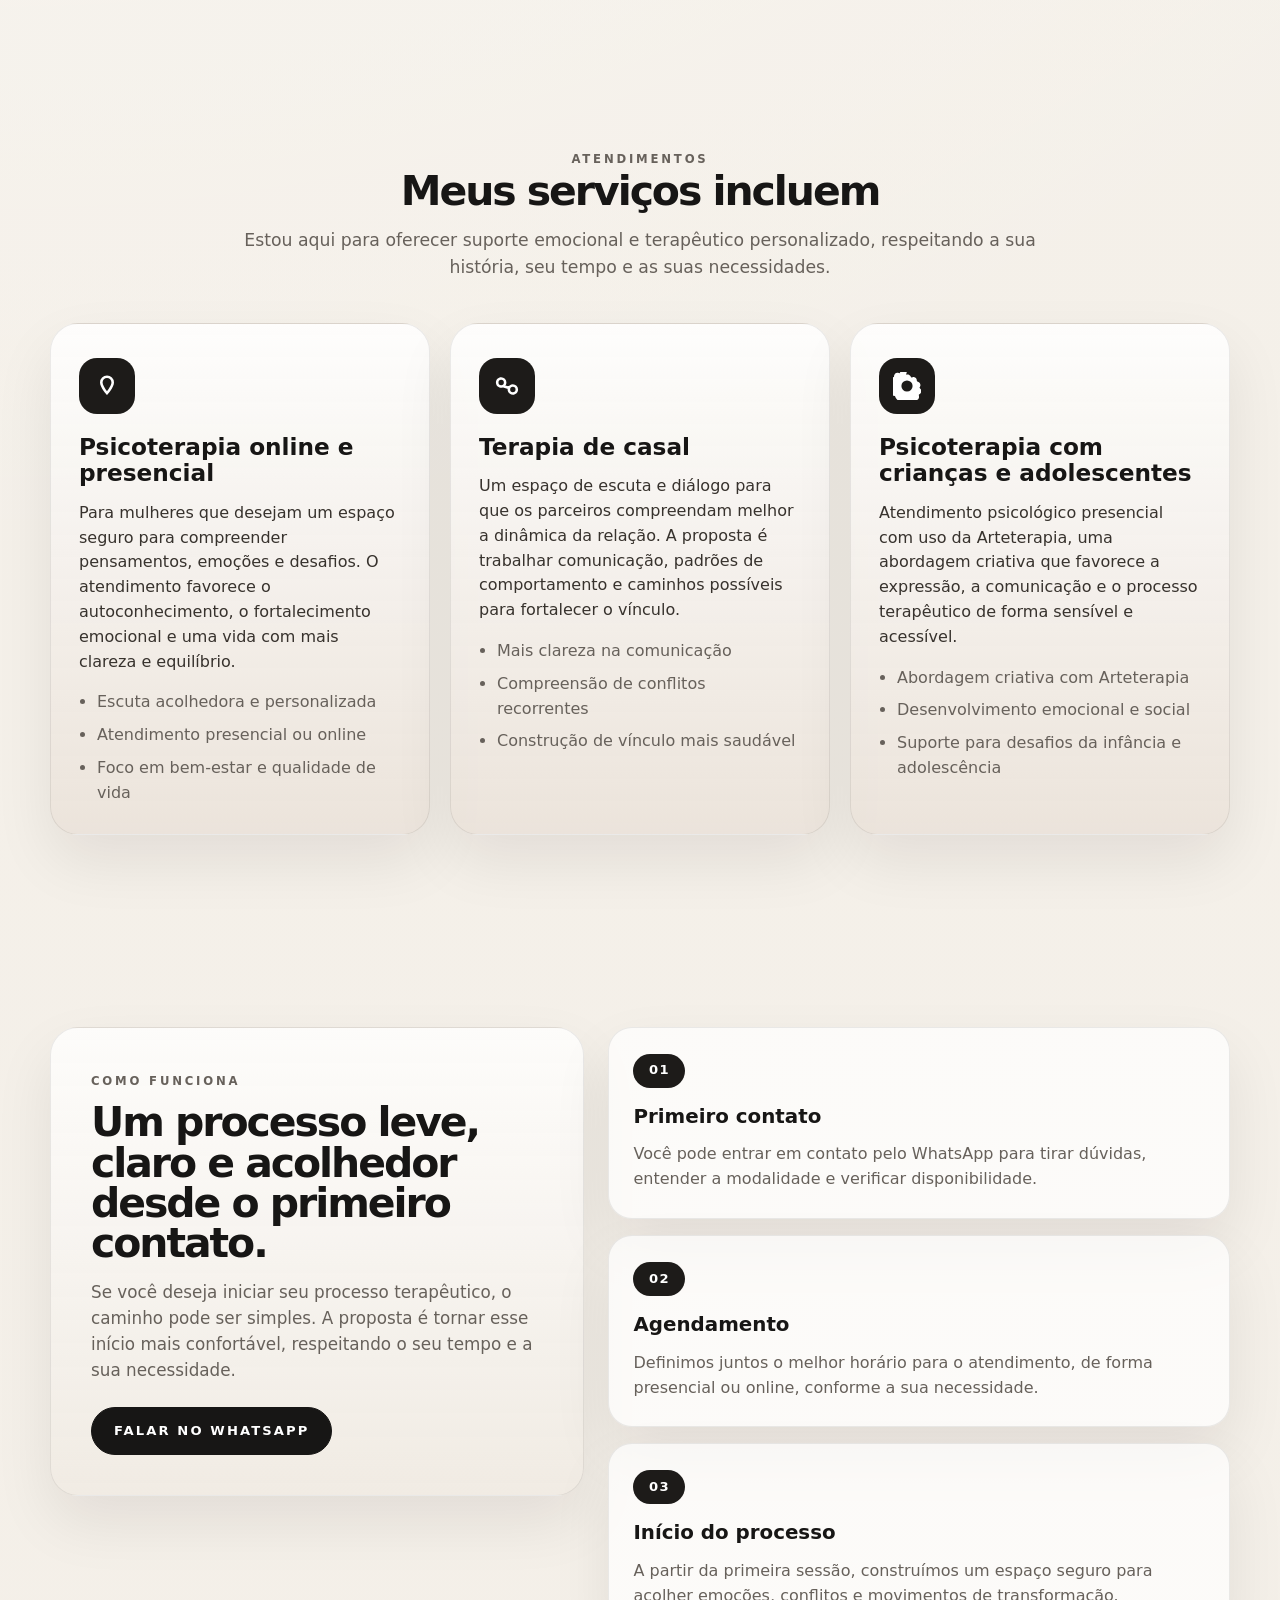
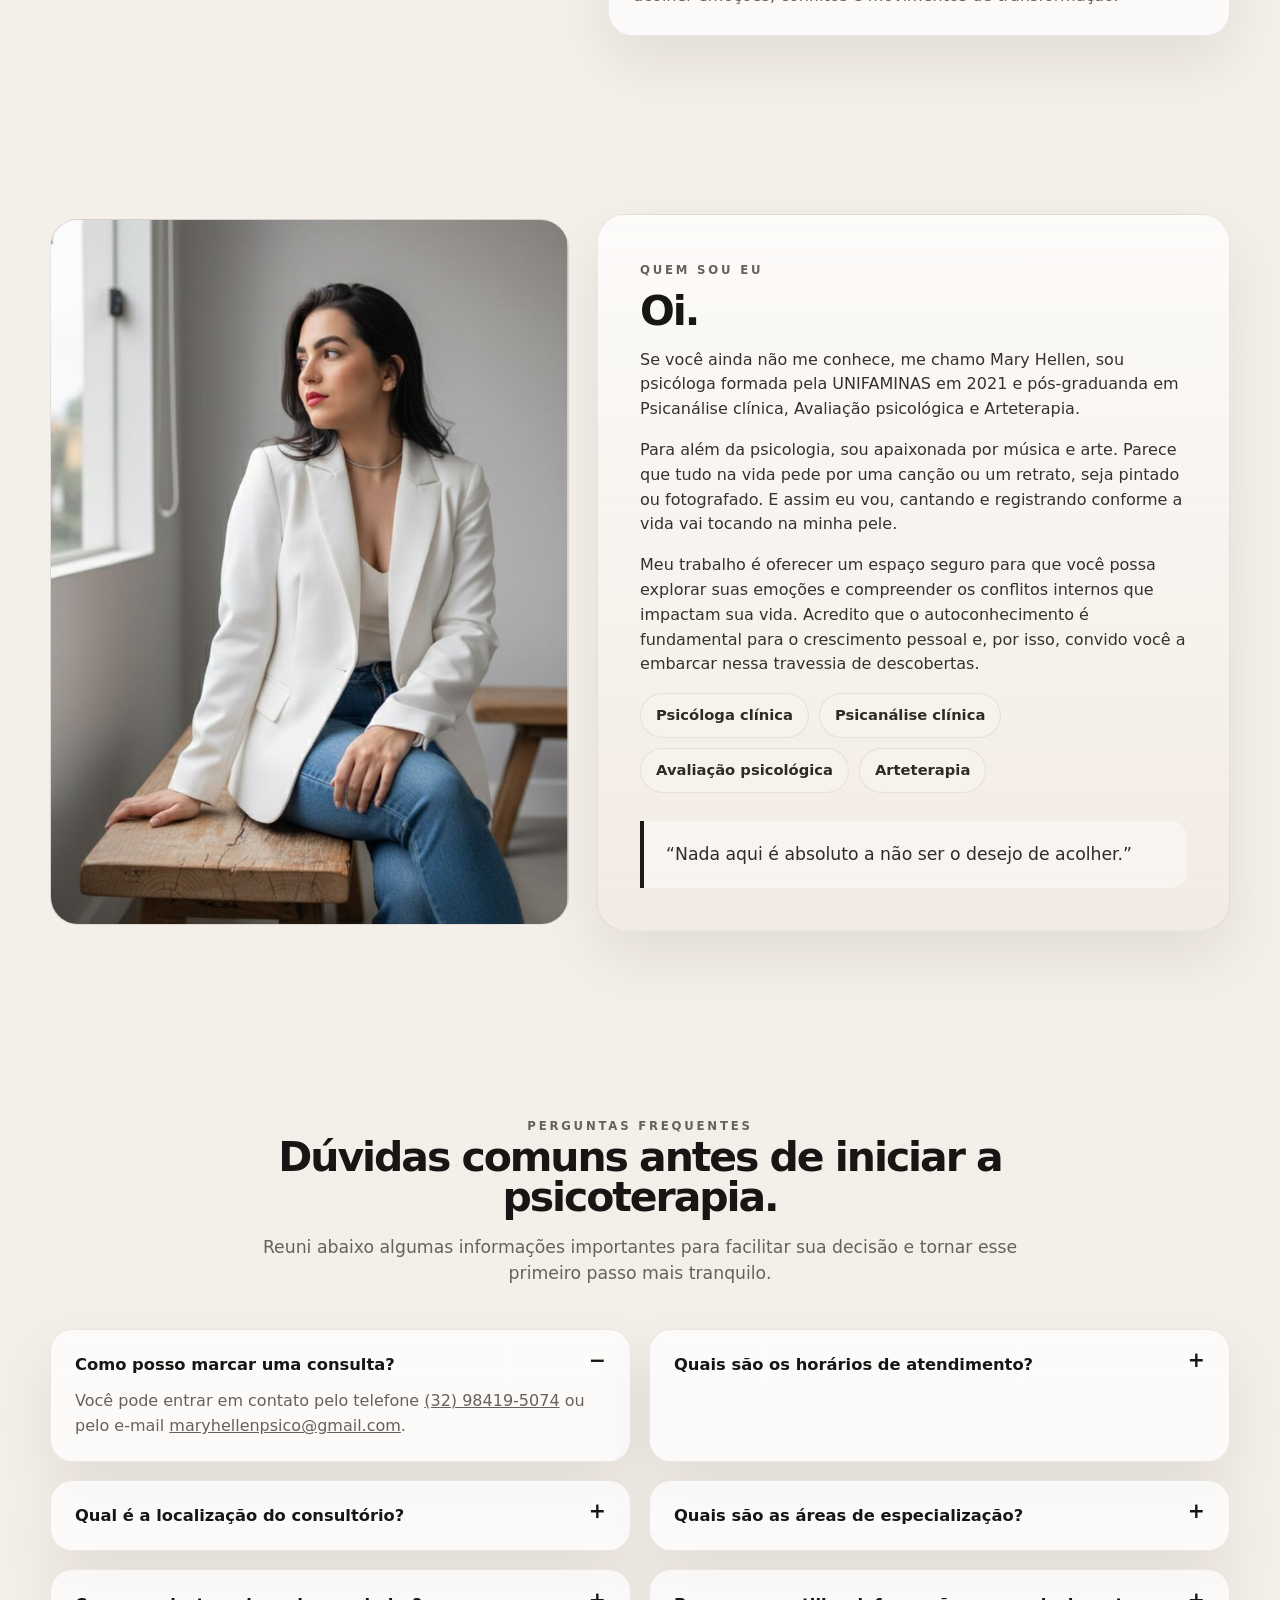
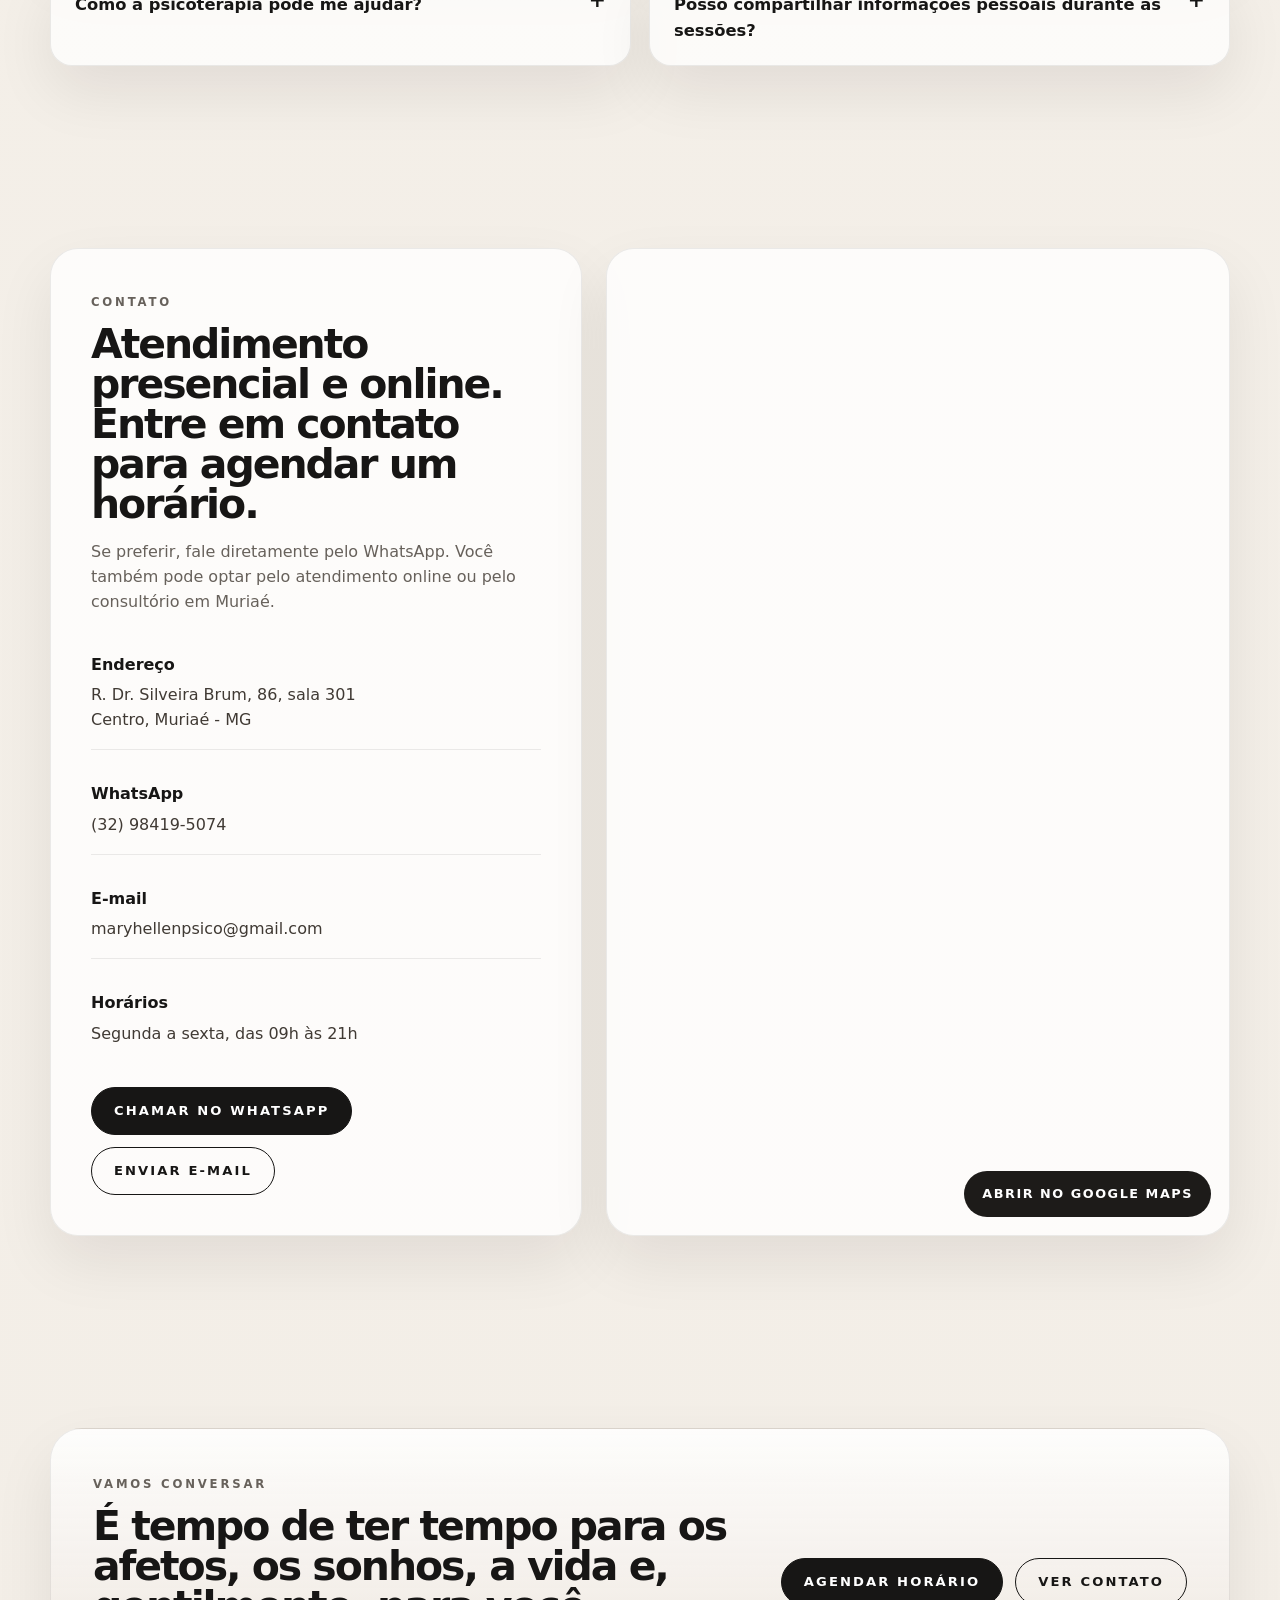
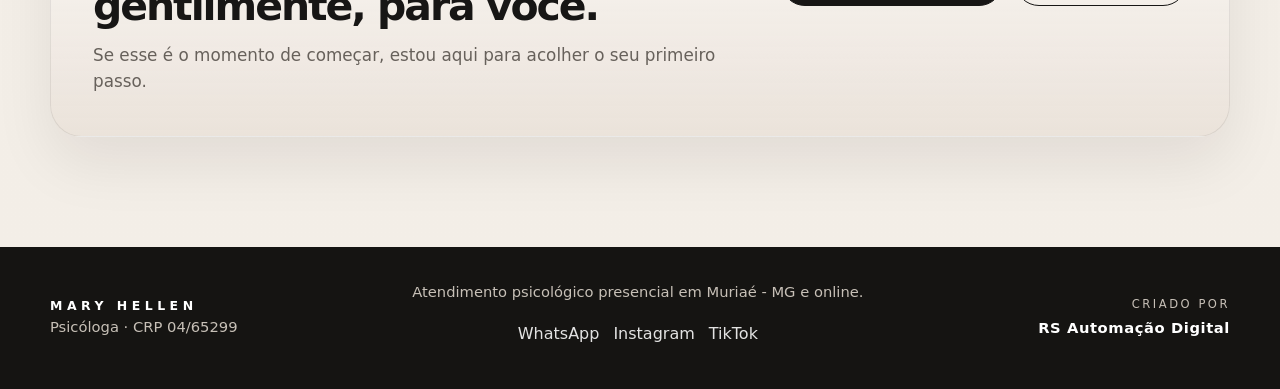
<file: landing-mary-hellen/index.html>
<!doctype html>
<html lang="pt-BR">
<head>
  <meta charset="utf-8">
  <meta name="viewport" content="width=device-width, initial-scale=1">
  <title>Mary Hellen | Psicóloga CRP 04/65299</title>
  <meta name="description" content="Psicoterapia online e presencial em Muriaé-MG com Mary Hellen, psicóloga CRP 04/65299. Atendimento para mulheres, casais, crianças e adolescentes.">
  <meta name="theme-color" content="#f4efe8">
  <meta property="og:title" content="Mary Hellen | Psicóloga">
  <meta property="og:description" content="Descubra um espaço seguro para explorar suas emoções e compreender seus conflitos internos.">
  <meta property="og:type" content="website">
  <link rel="icon" href="assets/images/favicon.svg" type="image/svg+xml">
  <link rel="stylesheet" href="assets/css/styles.css">
</head>
<body>
  <header class="site-header" id="topo">
    <div class="container header-inner">
      <a class="brand" href="#topo" aria-label="Página inicial Mary Hellen">
        <span class="brand-name">Mary Hellen</span>
        <span class="brand-role">Psicóloga · CRP 04/65299</span>
      </a>

      <button class="menu-toggle" type="button" aria-label="Abrir menu" aria-expanded="false" aria-controls="mainNav">
        <span></span><span></span><span></span>
      </button>

      <nav class="main-nav" id="mainNav" aria-label="Menu principal">
        <a href="#inicio">Início</a>
        <a href="#servicos">Serviços</a>
        <a href="#processo">Como funciona</a>
        <a href="#sobre">Quem sou eu</a>
        <a href="#duvidas">Dúvidas</a>
        <a href="#contato">Contato</a>
      </nav>

      <a class="header-cta" href="https://wa.me/5532984195074?text=Olá,%20Mary!%20Gostaria%20de%20agendar%20uma%20consulta." target="_blank" rel="noopener">Agendar horário</a>
    </div>
  </header>

  <main>
    <section class="hero section" id="inicio" aria-labelledby="hero-title">
      <div class="container hero-grid">
        <div class="hero-copy reveal">
          <p class="eyebrow">Mary Hellen <span>Psicóloga · CRP 04/65299</span></p>
          <h1 id="hero-title">Descubra um espaço seguro para explorar suas emoções e compreender seus conflitos internos.</h1>
          <p class="hero-text">A terapia começa antes mesmo da sessão. Quando a pessoa percebe que algo precisa ser mudado, isso já faz parte do processo. Meu trabalho é acolher você com escuta, presença e responsabilidade.</p>

          <div class="hero-pills" aria-label="Diferenciais do atendimento">
            <span>Atendimento presencial e online</span>
            <span>Escuta acolhedora</span>
            <span>Sigilo e ética profissional</span>
          </div>

          <div class="hero-actions">
            <a class="btn btn-primary" href="https://wa.me/5532984195074?text=Olá,%20Mary!%20Gostaria%20de%20saber%20mais%20sobre%20a%20psicoterapia." target="_blank" rel="noopener">Agendar conversa</a>
            <a class="btn btn-secondary" href="#servicos">Conhecer atendimentos</a>
          </div>

          <div class="hero-mini-grid">
            <article class="mini-card">
              <strong>Para quem é</strong>
              <span>Mulheres, casais, crianças e adolescentes</span>
            </article>
            <article class="mini-card">
              <strong>Modalidade</strong>
              <span>Consultório em Muriaé e atendimento online</span>
            </article>
          </div>
        </div>

        <div class="hero-media reveal">
          <div class="photo-stage photo-stage--hero">
            <div class="photo-placeholder photo-placeholder--hero">
             
              <img src="assets/images/hero.png" alt="Placeholder para imagem principal da psicóloga">
            </div>

            <aside class="floating-card">
              <span class="floating-label">Atendimento</span>
              <strong>Presencial em Muriaé - MG</strong>
              <p>e online para quem busca acolhimento com mais flexibilidade.</p>
            </aside>
          </div>
        </div>
      </div>
    </section>

    <section class="section trust-section">
      <div class="container trust-grid">
        <article class="trust-card reveal">
          <div class="trust-icon" aria-hidden="true">✦</div>
          <div>
            <strong>Espaço de acolhimento</strong>
            <p>Um lugar seguro para falar, sentir e compreender sua própria história.</p>
          </div>
        </article>
        <article class="trust-card reveal">
          <div class="trust-icon" aria-hidden="true">✦</div>
          <div>
            <strong>Atendimento individualizado</strong>
            <p>Cada processo terapêutico é conduzido com escuta, sensibilidade e respeito ao seu tempo.</p>
          </div>
        </article>
        <article class="trust-card reveal">
          <div class="trust-icon" aria-hidden="true">✦</div>
          <div>
            <strong>Sigilo e ética</strong>
            <p>Compromisso profissional para que você se sinta confortável durante todo o processo.</p>
          </div>
        </article>
      </div>
    </section>

    <section class="section services" id="servicos" aria-labelledby="services-title">
      <div class="container">
        <div class="section-heading reveal">
          <span class="eyebrow-section">Atendimentos</span>
          <h2 id="services-title">Meus serviços incluem</h2>
          <p>Estou aqui para oferecer suporte emocional e terapêutico personalizado, respeitando a sua história, seu tempo e as suas necessidades.</p>
        </div>

        <div class="cards-grid">
          <article class="service-card reveal">
            <div class="service-icon" aria-hidden="true">
              <svg viewBox="0 0 24 24"><path d="M12 3a6 6 0 0 1 6 6c0 4.2-6 10.8-6 10.8S6 13.2 6 9a6 6 0 0 1 6-6Zm0 2.2A3.8 3.8 0 0 0 8.2 9c0 2.1 2.2 5.4 3.8 7.4 1.6-2 3.8-5.3 3.8-7.4A3.8 3.8 0 0 0 12 5.2Z"></path></svg>
            </div>
            <h3>Psicoterapia online e presencial</h3>
            <p>Para mulheres que desejam um espaço seguro para compreender pensamentos, emoções e desafios. O atendimento favorece o autoconhecimento, o fortalecimento emocional e uma vida com mais clareza e equilíbrio.</p>
            <ul>
              <li>Escuta acolhedora e personalizada</li>
              <li>Atendimento presencial ou online</li>
              <li>Foco em bem-estar e qualidade de vida</li>
            </ul>
          </article>

          <article class="service-card reveal">
            <div class="service-icon" aria-hidden="true">
              <svg viewBox="0 0 24 24"><path d="M7 4.5A4.5 4.5 0 0 1 11.5 9c0 2.5-1.9 4.5-4.5 4.5S2.5 11.5 2.5 9 4.5 4.5 7 4.5Zm10 6A4.5 4.5 0 0 1 21.5 15c0 2.5-2 4.5-4.5 4.5S12.5 17.5 12.5 15 14.5 10.5 17 10.5ZM7 6.7A2.3 2.3 0 1 0 7 11.3 2.3 2.3 0 0 0 7 6.7Zm10 6A2.3 2.3 0 1 0 17 17.3 2.3 2.3 0 0 0 17 12.7ZM9.2 11.2l5.6 1.6-.6 2.1-5.6-1.6.6-2.1Z"></path></svg>
            </div>
            <h3>Terapia de casal</h3>
            <p>Um espaço de escuta e diálogo para que os parceiros compreendam melhor a dinâmica da relação. A proposta é trabalhar comunicação, padrões de comportamento e caminhos possíveis para fortalecer o vínculo.</p>
            <ul>
              <li>Mais clareza na comunicação</li>
              <li>Compreensão de conflitos recorrentes</li>
              <li>Construção de vínculo mais saudável</li>
            </ul>
          </article>

          <article class="service-card reveal">
            <div class="service-icon" aria-hidden="true">
              <svg viewBox="0 0 24 24"><path d="M11.2 2.4c1.3-.8 3-.2 3.7 1.1l.7 1.2 1.4-.3c1.5-.3 3 .6 3.3 2.1l.2 1.4 1.3.6c1.4.6 2.1 2.3 1.5 3.7l-.6 1.3.9 1.1c1 1.2.8 3-.4 4.1l-1.1.9.2 1.4c.2 1.5-.9 2.9-2.4 3.1l-1.4.1-.5 1.3c-.5 1.4-2.2 2.2-3.6 1.6l-1.3-.5-1 1c-1.1 1.1-2.9 1.1-4.1 0l-1-1-1.3.5C4.4 24 2.8 23.2 2.2 21.8l-.5-1.3-1.4-.1A2.8 2.8 0 0 1-1 17.3l.2-1.4-1.1-.9a2.8 2.8 0 0 1-.4-4.1l.9-1.1-.6-1.3A2.8 2.8 0 0 1-.5 4.8l1.3-.6.2-1.4A2.8 2.8 0 0 1 4.3.7l1.4.3.7-1.2c.8-1.3 2.4-1.8 3.8-1.1l1 .5 1-.5ZM12 7.2A4.8 4.8 0 1 0 12 16.8 4.8 4.8 0 0 0 12 7.2Z"></path></svg>
            </div>
            <h3>Psicoterapia com crianças e adolescentes</h3>
            <p>Atendimento psicológico presencial com uso da Arteterapia, uma abordagem criativa que favorece a expressão, a comunicação e o processo terapêutico de forma sensível e acessível.</p>
            <ul>
              <li>Abordagem criativa com Arteterapia</li>
              <li>Desenvolvimento emocional e social</li>
              <li>Suporte para desafios da infância e adolescência</li>
            </ul>
          </article>
        </div>
      </div>
    </section>

    <section class="section process" id="processo" aria-labelledby="process-title">
      <div class="container process-grid">
        <div class="process-copy reveal">
          <span class="eyebrow-section">Como funciona</span>
          <h2 id="process-title">Um processo leve, claro e acolhedor desde o primeiro contato.</h2>
          <p>Se você deseja iniciar seu processo terapêutico, o caminho pode ser simples. A proposta é tornar esse início mais confortável, respeitando o seu tempo e a sua necessidade.</p>
          <a class="btn btn-primary" href="https://wa.me/5532984195074?text=Olá,%20Mary!%20Tenho%20interesse%20em%20iniciar%20o%20atendimento." target="_blank" rel="noopener">Falar no WhatsApp</a>
        </div>

        <div class="steps reveal">
          <article class="step-card">
            <span class="step-number">01</span>
            <h3>Primeiro contato</h3>
            <p>Você pode entrar em contato pelo WhatsApp para tirar dúvidas, entender a modalidade e verificar disponibilidade.</p>
          </article>
          <article class="step-card">
            <span class="step-number">02</span>
            <h3>Agendamento</h3>
            <p>Definimos juntos o melhor horário para o atendimento, de forma presencial ou online, conforme a sua necessidade.</p>
          </article>
          <article class="step-card">
            <span class="step-number">03</span>
            <h3>Início do processo</h3>
            <p>A partir da primeira sessão, construímos um espaço seguro para acolher emoções, conflitos e movimentos de transformação.</p>
          </article>
        </div>
      </div>
    </section>

    <section class="section about" id="sobre" aria-labelledby="about-title">
      <div class="container about-grid">
        <div class="about-media reveal">
          <div class="photo-stage photo-stage--about">
            <div class="photo-placeholder photo-placeholder--about">
              
              <img src="assets/images/about.png" alt="Placeholder para foto da psicóloga na seção Quem sou eu">
            </div>
          </div>
        </div>

        <div class="about-copy reveal">
          <span class="eyebrow-section">Quem sou eu</span>
          <h2 id="about-title">Oi.</h2>
          <p>Se você ainda não me conhece, me chamo Mary Hellen, sou psicóloga formada pela UNIFAMINAS em 2021 e pós-graduanda em Psicanálise clínica, Avaliação psicológica e Arteterapia.</p>
          <p>Para além da psicologia, sou apaixonada por música e arte. Parece que tudo na vida pede por uma canção ou um retrato, seja pintado ou fotografado. E assim eu vou, cantando e registrando conforme a vida vai tocando na minha pele.</p>
          <p>Meu trabalho é oferecer um espaço seguro para que você possa explorar suas emoções e compreender os conflitos internos que impactam sua vida. Acredito que o autoconhecimento é fundamental para o crescimento pessoal e, por isso, convido você a embarcar nessa travessia de descobertas.</p>

          <div class="credential-list">
            <span>Psicóloga clínica</span>
            <span>Psicanálise clínica</span>
            <span>Avaliação psicológica</span>
            <span>Arteterapia</span>
          </div>

          <blockquote class="about-quote">
            “Nada aqui é absoluto a não ser o desejo de acolher.”
          </blockquote>
        </div>
      </div>
    </section>

    <section class="section faq" id="duvidas" aria-labelledby="faq-title">
      <div class="container">
        <div class="section-heading reveal">
          <span class="eyebrow-section">Perguntas frequentes</span>
          <h2 id="faq-title">Dúvidas comuns antes de iniciar a psicoterapia.</h2>
          <p>Reuni abaixo algumas informações importantes para facilitar sua decisão e tornar esse primeiro passo mais tranquilo.</p>
        </div>

        <div class="faq-grid">
          <details class="faq-item reveal" open>
            <summary>Como posso marcar uma consulta?</summary>
            <p>Você pode entrar em contato pelo telefone <a href="tel:+5532984195074">(32) 98419-5074</a> ou pelo e-mail <a href="mailto:maryhellenpsico@gmail.com">maryhellenpsico@gmail.com</a>.</p>
          </details>
          <details class="faq-item reveal">
            <summary>Quais são os horários de atendimento?</summary>
            <p>Os atendimentos acontecem de segunda a sexta-feira, das 09h às 21h, sempre mediante agendamento prévio.</p>
          </details>
          <details class="faq-item reveal">
            <summary>Qual é a localização do consultório?</summary>
            <p>O consultório está localizado na Rua Dr. Silveira Brum, 86, sala 301, Centro, Muriaé - MG.</p>
          </details>
          <details class="faq-item reveal">
            <summary>Quais são as áreas de especialização?</summary>
            <p>Atendimento clínico com aprofundamento em Psicanálise clínica, Avaliação psicológica e Arteterapia, contemplando diferentes demandas emocionais.</p>
          </details>
          <details class="faq-item reveal">
            <summary>Como a psicoterapia pode me ajudar?</summary>
            <p>A psicoterapia oferece um espaço seguro para compreender emoções, conflitos internos, padrões de comportamento e fortalecer o autoconhecimento.</p>
          </details>
          <details class="faq-item reveal">
            <summary>Posso compartilhar informações pessoais durante as sessões?</summary>
            <p>Sim. As informações compartilhadas durante as sessões são tratadas com ética, sigilo e responsabilidade profissional.</p>
          </details>
        </div>
      </div>
    </section>

    <section class="section contact" id="contato" aria-labelledby="contact-title">
      <div class="container contact-grid">
        <div class="contact-card reveal">
          <span class="eyebrow-section">Contato</span>
          <h2 id="contact-title">Atendimento presencial e online. Entre em contato para agendar um horário.</h2>
          <p>Se preferir, fale diretamente pelo WhatsApp. Você também pode optar pelo atendimento online ou pelo consultório em Muriaé.</p>

          <ul class="contact-list">
            <li>
              <strong>Endereço</strong>
              <span>R. Dr. Silveira Brum, 86, sala 301<br>Centro, Muriaé - MG</span>
            </li>
            <li>
              <strong>WhatsApp</strong>
              <a href="https://wa.me/5532984195074" target="_blank" rel="noopener">(32) 98419-5074</a>
            </li>
            <li>
              <strong>E-mail</strong>
              <a href="mailto:maryhellenpsico@gmail.com">maryhellenpsico@gmail.com</a>
            </li>
            <li>
              <strong>Horários</strong>
              <span>Segunda a sexta, das 09h às 21h</span>
            </li>
          </ul>

          <div class="contact-actions">
            <a class="btn btn-primary" href="https://wa.me/5532984195074?text=Olá,%20Mary!%20Gostaria%20de%20agendar%20uma%20consulta." target="_blank" rel="noopener">Chamar no WhatsApp</a>
            <a class="btn btn-secondary" href="mailto:maryhellenpsico@gmail.com">Enviar e-mail</a>
          </div>
        </div>

        <div class="map-card reveal">
          <iframe
            title="Mapa do consultório Mary Hellen"
            src="https://www.google.com/maps?q=R.%20Dr.%20Silveira%20Brum%2C%2086%2C%20Muria%C3%A9%20-%20MG&z=16&output=embed"
            loading="lazy"
            referrerpolicy="no-referrer-when-downgrade"
            allowfullscreen></iframe>
          <a class="map-overlay-link" href="https://www.google.com/maps/search/?api=1&query=R.%20Dr.%20Silveira%20Brum%2086%20Muria%C3%A9%20MG" target="_blank" rel="noopener">Abrir no Google Maps</a>
        </div>
      </div>
    </section>

    <section class="section cta-section" aria-labelledby="cta-title">
      <div class="container cta-card reveal">
        <div>
          <span class="eyebrow-section">Vamos conversar</span>
          <h2 id="cta-title">É tempo de ter tempo para os afetos, os sonhos, a vida e, gentilmente, para você.</h2>
          <p>Se esse é o momento de começar, estou aqui para acolher o seu primeiro passo.</p>
        </div>
        <div class="cta-buttons">
          <a class="btn btn-primary" href="https://wa.me/5532984195074?text=Olá,%20Mary!%20Quero%20agendar%20um%20horário." target="_blank" rel="noopener">Agendar horário</a>
          <a class="btn btn-secondary" href="#contato">Ver contato</a>
        </div>
      </div>
    </section>
  </main>

  <footer class="site-footer">
    <div class="container footer-grid">
      <div class="footer-brand">
        <strong>Mary Hellen</strong>
        <span>Psicóloga · CRP 04/65299</span>
      </div>

      <div class="footer-middle">
        <p>Atendimento psicológico presencial em Muriaé - MG e online.</p>
        <div class="footer-socials">
          <a href="https://wa.me/5532984195074" target="_blank" rel="noopener">WhatsApp</a>
          <a href="#">Instagram</a>
          <a href="#">TikTok</a>
        </div>
      </div>

      <div class="footer-credit">
        <span>Criado por</span>
        <strong>RS Automação Digital</strong>
      </div>
    </div>
  </footer>

  <div class="floating-actions" aria-label="Ações rápidas">
    <a class="whatsapp-float" href="https://wa.me/5532984195074?text=Olá,%20Mary!%20Gostaria%20de%20agendar%20uma%20consulta." target="_blank" rel="noopener" aria-label="Chamar no WhatsApp">
      <svg viewBox="0 0 24 24" aria-hidden="true"><path d="M12 2a9.8 9.8 0 0 0-8.4 14.9L2.5 22l5.2-1.1A9.9 9.9 0 1 0 12 2Zm0 2a7.9 7.9 0 0 1 6.7 12.1A7.9 7.9 0 0 1 8 18.9l-.3-.1-2.5.5.5-2.4-.2-.4A7.9 7.9 0 0 1 12 4Zm-3.1 4.2c-.2 0-.5.1-.7.4-.2.2-.9.9-.9 2.1s.9 2.4 1 2.6c.1.2 1.8 2.9 4.5 3.9 2.2.9 2.7.7 3.2.6.5-.1 1.6-.7 1.8-1.3.2-.6.2-1.2.1-1.3-.1-.1-.2-.2-.5-.3l-1.8-.9c-.3-.1-.5-.1-.7.2l-.8 1c-.1.2-.3.2-.6.1-.3-.1-1.1-.4-2.1-1.3-.8-.7-1.3-1.6-1.5-1.9-.2-.3 0-.4.1-.6l.4-.5c.1-.2.2-.3.3-.5.1-.2.1-.4 0-.5l-.8-1.9c-.2-.5-.4-.5-.6-.5h-.4Z"></path></svg>
    </a>

    <button class="back-top" id="backToTop" type="button" aria-label="Voltar ao topo">
      <span>↑</span>
    </button>
  </div>

  <script src="assets/js/app.js"></script>
</body>
</html>
</file>
<file: style.css>
:root {
  --ink: #0b1020;
  --ink-soft: #151b2f;
  --text: #3e465d;
  --muted: #697189;
  --line: #e5e8f0;
  --surface: #ffffff;
  --surface-soft: #f5f7fb;
  --surface-blue: #eef8ff;
  --surface-purple: #f7f1ff;
  --blue: #087ed1;
  --blue-deep: #075ea8;
  --cyan: #11b8ee;
  --purple: #8b36d8;
  --purple-deep: #6720aa;
  --green: #19a966;
  --gradient: linear-gradient(135deg, #087ed1 0%, #5d56d8 48%, #8b36d8 100%);
  --gradient-soft: linear-gradient(135deg, rgba(8, 126, 209, 0.1), rgba(139, 54, 216, 0.1));
  --shadow-sm: 0 12px 32px rgba(24, 32, 61, 0.08);
  --shadow-md: 0 24px 70px rgba(24, 32, 61, 0.12);
  --shadow-lg: 0 34px 100px rgba(15, 20, 40, 0.2);
  --radius-sm: 16px;
  --radius-md: 24px;
  --radius-lg: 34px;
  --container: 1180px;
  --header-height: 76px;
}

*,
*::before,
*::after {
  box-sizing: border-box;
}

html {
  scroll-behavior: smooth;
  scroll-padding-top: calc(var(--header-height) + 18px);
}

body {
  margin: 0;
  min-width: 320px;
  overflow-x: hidden;
  color: var(--ink);
  background: var(--surface);
  font-family: Inter, ui-sans-serif, system-ui, -apple-system, BlinkMacSystemFont, "Segoe UI", sans-serif;
  line-height: 1.65;
  -webkit-font-smoothing: antialiased;
}

body.menu-open {
  overflow: hidden;
}

button,
input,
select,
textarea {
  font: inherit;
}

button,
a {
  -webkit-tap-highlight-color: transparent;
}

a {
  color: inherit;
  text-decoration: none;
}

img,
svg {
  display: block;
  max-width: 100%;
}

svg {
  fill: none;
  stroke: currentColor;
  stroke-linecap: round;
  stroke-linejoin: round;
  stroke-width: 1.8;
}

h1,
h2,
h3,
p {
  margin-top: 0;
}

h1,
h2,
h3 {
  font-family: "Space Grotesk", Inter, sans-serif;
}

h1 {
  margin-bottom: 22px;
  font-size: clamp(2.65rem, 13vw, 4.5rem);
  line-height: 0.98;
  letter-spacing: -0.065em;
}

h2 {
  margin-bottom: 18px;
  font-size: clamp(2.15rem, 9vw, 3.55rem);
  line-height: 1.04;
  letter-spacing: -0.052em;
}

h3 {
  margin-bottom: 10px;
  font-size: 1.28rem;
  line-height: 1.2;
  letter-spacing: -0.025em;
}

p {
  color: var(--text);
}

.container {
  width: min(calc(100% - 32px), var(--container));
  margin-inline: auto;
}

.section,
.section-shell {
  padding-block: 76px;
}

.skip-link {
  position: fixed;
  top: 12px;
  left: 12px;
  z-index: 1000;
  padding: 12px 16px;
  border-radius: 10px;
  color: #fff;
  background: var(--ink);
  transform: translateY(-160%);
  transition: transform 0.2s ease;
}

.skip-link:focus {
  transform: translateY(0);
}

.site-header {
  position: sticky;
  top: 0;
  z-index: 100;
  height: var(--header-height);
  border-bottom: 1px solid transparent;
  background: rgba(255, 255, 255, 0.88);
  backdrop-filter: blur(18px);
  transition: box-shadow 0.25s ease, border-color 0.25s ease, background 0.25s ease;
}

.site-header.is-scrolled {
  border-bottom-color: rgba(11, 16, 32, 0.08);
  background: rgba(255, 255, 255, 0.96);
  box-shadow: 0 12px 36px rgba(11, 16, 32, 0.06);
}

.header-inner {
  height: 100%;
  display: flex;
  align-items: center;
  justify-content: space-between;
  gap: 18px;
}

.brand {
  width: 172px;
  flex: 0 0 auto;
}

.brand img {
  width: 100%;
  height: auto;
}

.menu-toggle {
  width: 44px;
  height: 44px;
  display: grid;
  place-content: center;
  gap: 5px;
  border: 1px solid var(--line);
  border-radius: 14px;
  color: var(--ink);
  background: var(--surface);
  box-shadow: var(--shadow-sm);
  cursor: pointer;
}

.menu-toggle span {
  width: 20px;
  height: 2px;
  border-radius: 999px;
  background: currentColor;
  transition: transform 0.2s ease, opacity 0.2s ease;
}

.menu-toggle[aria-expanded="true"] span:nth-child(1) {
  transform: translateY(7px) rotate(45deg);
}

.menu-toggle[aria-expanded="true"] span:nth-child(2) {
  opacity: 0;
}

.menu-toggle[aria-expanded="true"] span:nth-child(3) {
  transform: translateY(-7px) rotate(-45deg);
}

.site-nav {
  position: fixed;
  inset: var(--header-height) 0 auto;
  max-height: calc(100dvh - var(--header-height));
  display: grid;
  gap: 4px;
  padding: 18px 16px 24px;
  border-bottom: 1px solid var(--line);
  background: rgba(255, 255, 255, 0.98);
  box-shadow: 0 24px 56px rgba(11, 16, 32, 0.12);
  opacity: 0;
  visibility: hidden;
  transform: translateY(-12px);
  transition: opacity 0.2s ease, visibility 0.2s ease, transform 0.2s ease;
}

.site-nav.is-open {
  opacity: 1;
  visibility: visible;
  transform: translateY(0);
}

.site-nav a {
  display: flex;
  align-items: center;
  min-height: 48px;
  padding: 10px 14px;
  border-radius: 13px;
  color: var(--text);
  font-weight: 700;
}

.site-nav a:hover,
.site-nav a:focus-visible {
  color: var(--blue-deep);
  background: var(--surface-blue);
}

.site-nav .nav-cta {
  justify-content: center;
  margin-top: 8px;
  color: #fff;
  background: var(--gradient);
}

.hero {
  position: relative;
  overflow: hidden;
  padding-top: 54px;
  background:
    linear-gradient(180deg, #fbfcff 0%, #f6f9ff 62%, #ffffff 100%);
}

.hero::before {
  content: "";
  position: absolute;
  inset: 0;
  pointer-events: none;
  background-image:
    linear-gradient(rgba(11, 16, 32, 0.025) 1px, transparent 1px),
    linear-gradient(90deg, rgba(11, 16, 32, 0.025) 1px, transparent 1px);
  background-size: 34px 34px;
  mask-image: linear-gradient(to bottom, #000 0%, transparent 76%);
}

.hero-glow {
  position: absolute;
  border-radius: 999px;
  filter: blur(3px);
  pointer-events: none;
}

.hero-glow-blue {
  width: 320px;
  height: 320px;
  top: -170px;
  left: -150px;
  background: radial-gradient(circle, rgba(17, 184, 238, 0.23), transparent 68%);
}

.hero-glow-purple {
  width: 390px;
  height: 390px;
  top: 180px;
  right: -240px;
  background: radial-gradient(circle, rgba(139, 54, 216, 0.19), transparent 68%);
}

.hero-grid {
  position: relative;
  z-index: 2;
  display: grid;
  gap: 52px;
}

.hero-copy {
  max-width: 720px;
}

.hero-badge {
  width: fit-content;
  display: flex;
  align-items: center;
  gap: 9px;
  margin-bottom: 22px;
  padding: 8px 12px;
  border: 1px solid rgba(8, 126, 209, 0.17);
  border-radius: 999px;
  color: var(--blue-deep);
  background: rgba(255, 255, 255, 0.8);
  box-shadow: 0 8px 26px rgba(8, 126, 209, 0.07);
  font-size: 0.78rem;
  font-weight: 800;
  line-height: 1.25;
}

.pulse-dot {
  width: 8px;
  height: 8px;
  flex: 0 0 auto;
  border-radius: 50%;
  background: var(--green);
  box-shadow: 0 0 0 5px rgba(25, 169, 102, 0.12);
}

.hero h1 span {
  display: block;
  background: var(--gradient);
  background-clip: text;
  -webkit-background-clip: text;
  color: transparent;
  -webkit-text-fill-color: transparent;
}

.hero-lead {
  max-width: 660px;
  margin-bottom: 0;
  color: var(--text);
  font-size: 1.05rem;
}

.hero-actions {
  display: grid;
  gap: 12px;
  margin-block: 30px 26px;
}

.button {
  min-height: 52px;
  display: inline-flex;
  align-items: center;
  justify-content: center;
  gap: 10px;
  padding: 13px 20px;
  border: 1px solid transparent;
  border-radius: 999px;
  cursor: pointer;
  font-weight: 800;
  line-height: 1.2;
  transition: transform 0.2s ease, box-shadow 0.2s ease, border-color 0.2s ease, background 0.2s ease;
}

.button svg,
.text-link svg,
.project-link svg {
  width: 19px;
  height: 19px;
  flex: 0 0 auto;
}

.button:hover,
.button:focus-visible {
  transform: translateY(-2px);
}

.button-primary {
  color: #fff;
  background: var(--gradient);
  box-shadow: 0 18px 40px rgba(75, 83, 211, 0.24);
}

.button-primary:hover,
.button-primary:focus-visible {
  box-shadow: 0 22px 48px rgba(75, 83, 211, 0.32);
}

.button-ghost {
  border-color: var(--line);
  color: var(--ink);
  background: rgba(255, 255, 255, 0.8);
  box-shadow: 0 10px 30px rgba(11, 16, 32, 0.06);
}

.button-ghost:hover,
.button-ghost:focus-visible {
  border-color: rgba(8, 126, 209, 0.28);
  background: #fff;
}

.button-light {
  color: var(--ink);
  background: #fff;
  box-shadow: 0 16px 36px rgba(0, 0, 0, 0.16);
}

.button-full {
  width: 100%;
}

.hero-trust {
  display: grid;
  gap: 12px;
}

.hero-trust div {
  display: grid;
  gap: 2px;
  padding-left: 14px;
  border-left: 3px solid var(--blue);
}

.hero-trust div:nth-child(2) {
  border-color: var(--purple);
}

.hero-trust strong {
  font-size: 0.9rem;
}

.hero-trust span {
  color: var(--muted);
  font-size: 0.8rem;
}

.hero-visual {
  position: relative;
  min-height: 390px;
  isolation: isolate;
}

.visual-orbit {
  position: absolute;
  z-index: -1;
  border: 1px solid rgba(93, 86, 216, 0.16);
  border-radius: 50%;
}

.visual-orbit-one {
  width: 330px;
  height: 330px;
  top: 6px;
  right: -52px;
}

.visual-orbit-two {
  width: 240px;
  height: 240px;
  bottom: -16px;
  left: -50px;
  border-color: rgba(17, 184, 238, 0.18);
}

.showcase-window {
  overflow: hidden;
  border: 1px solid rgba(255, 255, 255, 0.9);
  background: #fff;
  box-shadow: var(--shadow-lg);
}

.showcase-main {
  position: absolute;
  top: 0;
  left: 0;
  width: min(92%, 460px);
  border-radius: 24px;
  transform: rotate(-2.2deg);
}

.window-bar {
  min-height: 38px;
  display: flex;
  align-items: center;
  gap: 6px;
  padding: 9px 12px;
  color: rgba(255, 255, 255, 0.75);
  background: #101629;
}

.window-bar > span,
.preview-top span {
  width: 7px;
  height: 7px;
  border-radius: 50%;
  background: rgba(255, 255, 255, 0.42);
}

.window-address {
  min-width: 0;
  flex: 1;
  margin-left: 6px;
  overflow: hidden;
  font-size: 0.58rem;
  text-overflow: ellipsis;
  white-space: nowrap;
}

.showcase-content {
  min-height: 270px;
  padding: 28px 24px;
  background:
    radial-gradient(circle at 90% 15%, rgba(139, 54, 216, 0.2), transparent 28%),
    linear-gradient(145deg, #ffffff, #f0f8ff 56%, #faf3ff);
}

.showcase-kicker {
  width: fit-content;
  margin-bottom: 16px;
  color: var(--blue-deep);
  font-size: 0.56rem;
  font-weight: 900;
  letter-spacing: 0.12em;
}

.showcase-title,
.showcase-copy,
.showcase-button,
.showcase-chips span {
  border-radius: 999px;
}

.showcase-title {
  width: 86%;
  height: 22px;
  margin-bottom: 8px;
  background: var(--ink);
}

.showcase-title.short {
  width: 60%;
  margin-bottom: 18px;
}

.showcase-copy {
  width: 78%;
  height: 8px;
  margin-bottom: 7px;
  background: #cdd3df;
}

.showcase-copy.medium {
  width: 64%;
}

.showcase-button {
  width: 118px;
  height: 34px;
  margin-block: 22px;
  background: var(--gradient);
}

.showcase-chips {
  display: flex;
  gap: 8px;
}

.showcase-chips span {
  width: 62px;
  height: 22px;
  border: 1px solid rgba(8, 126, 209, 0.13);
  background: rgba(8, 126, 209, 0.08);
}

.showcase-side {
  position: absolute;
  right: 0;
  bottom: 2px;
  width: min(58%, 278px);
  min-height: 218px;
  padding: 18px;
  border-radius: 22px;
  transform: rotate(3.5deg);
  background: linear-gradient(155deg, #101629, #1a2140);
}

.mini-dashboard-head {
  display: flex;
  align-items: center;
  justify-content: space-between;
  margin-bottom: 16px;
}

.mini-logo {
  width: 34px;
  height: 10px;
  border-radius: 999px;
  background: linear-gradient(90deg, var(--cyan), var(--purple));
}

.mini-menu {
  width: 18px;
  height: 3px;
  border-radius: 999px;
  background: rgba(255, 255, 255, 0.35);
}

.mini-dashboard-grid {
  display: grid;
  grid-template-columns: repeat(2, 1fr);
  gap: 8px;
}

.mini-dashboard-grid span {
  height: 46px;
  border: 1px solid rgba(255, 255, 255, 0.08);
  border-radius: 11px;
  background: rgba(255, 255, 255, 0.06);
}

.mini-chart {
  height: 58px;
  display: flex;
  align-items: flex-end;
  margin-top: 9px;
  overflow: hidden;
  border-radius: 12px;
  background: rgba(255, 255, 255, 0.05);
}

.mini-chart span {
  width: 100%;
  height: 75%;
  clip-path: polygon(0 86%, 18% 67%, 37% 75%, 51% 40%, 67% 55%, 82% 18%, 100% 5%, 100% 100%, 0 100%);
  background: linear-gradient(180deg, rgba(17, 184, 238, 0.7), rgba(139, 54, 216, 0.18));
}

.showcase-label {
  position: absolute;
  z-index: 3;
  display: flex;
  align-items: center;
  gap: 8px;
  padding: 9px 11px;
  border: 1px solid rgba(11, 16, 32, 0.07);
  border-radius: 999px;
  color: var(--ink-soft);
  background: rgba(255, 255, 255, 0.94);
  box-shadow: var(--shadow-sm);
  font-size: 0.68rem;
  font-weight: 800;
}

.showcase-label svg {
  width: 15px;
  height: 15px;
  color: var(--blue);
}

.label-sites {
  top: 28px;
  right: -5px;
}

.label-systems {
  bottom: 16px;
  left: -2px;
}

.hero-stats {
  position: relative;
  z-index: 3;
  display: grid;
  grid-template-columns: repeat(2, minmax(0, 1fr));
  gap: 10px;
  margin-top: 52px;
}

.stat-card {
  min-width: 0;
  display: grid;
  gap: 2px;
  padding: 17px 14px;
  border: 1px solid rgba(11, 16, 32, 0.07);
  border-radius: 18px;
  background: rgba(255, 255, 255, 0.78);
  box-shadow: 0 10px 28px rgba(11, 16, 32, 0.05);
}

.stat-card strong {
  font-family: "Space Grotesk", sans-serif;
  font-size: 1.6rem;
  line-height: 1;
}

.stat-card span {
  color: var(--muted);
  font-size: 0.72rem;
  line-height: 1.35;
}

.audience-strip {
  padding-block: 24px;
  border-block: 1px solid var(--line);
  background: #fff;
}

.audience-inner {
  display: grid;
  gap: 14px;
}

.audience-label {
  color: var(--muted);
  font-size: 0.76rem;
  font-weight: 800;
  text-transform: uppercase;
  letter-spacing: 0.09em;
}

.audience-tags {
  display: flex;
  flex-wrap: wrap;
  gap: 8px;
}

.audience-tags span {
  padding: 8px 11px;
  border-radius: 999px;
  color: var(--text);
  background: var(--surface-soft);
  font-size: 0.75rem;
  font-weight: 700;
}

.section-head {
  display: grid;
  gap: 12px;
  margin-bottom: 34px;
}

.section-head > div,
.section-head h2,
.section-head > p {
  max-width: 760px;
}

.section-head > p {
  margin-bottom: 0;
}

.section-head.centered {
  max-width: 820px;
  margin-inline: auto;
  margin-bottom: 38px;
  text-align: center;
}

.section-head.centered h2,
.section-head.centered p {
  margin-inline: auto;
}

.eyebrow {
  display: inline-flex;
  align-items: center;
  gap: 9px;
  margin-bottom: 12px;
  color: var(--blue-deep);
  font-size: 0.75rem;
  font-weight: 900;
  text-transform: uppercase;
  letter-spacing: 0.12em;
}

.eyebrow::before {
  content: "";
  width: 27px;
  height: 3px;
  border-radius: 999px;
  background: var(--gradient);
}

.eyebrow-light {
  color: #8be3ff;
}

.project-filters {
  display: flex;
  gap: 8px;
  margin-bottom: 28px;
  padding-bottom: 4px;
  overflow-x: auto;
  scrollbar-width: none;
}

.project-filters::-webkit-scrollbar {
  display: none;
}

.filter-button {
  flex: 0 0 auto;
  padding: 10px 14px;
  border: 1px solid var(--line);
  border-radius: 999px;
  color: var(--text);
  background: #fff;
  cursor: pointer;
  font-size: 0.78rem;
  font-weight: 800;
}

.filter-button.is-active {
  border-color: var(--ink);
  color: #fff;
  background: var(--ink);
}

.projects-grid {
  display: grid;
  gap: 20px;
}

.project-card {
  min-width: 0;
  overflow: hidden;
  border: 1px solid var(--line);
  border-radius: 26px;
  background: #fff;
  box-shadow: var(--shadow-sm);
  transition: transform 0.25s ease, box-shadow 0.25s ease, border-color 0.25s ease;
}

.project-card:hover {
  border-color: rgba(93, 86, 216, 0.25);
  box-shadow: var(--shadow-md);
  transform: translateY(-5px);
}

.project-card[hidden] {
  display: none;
}

.project-card > a {
  height: 100%;
  display: flex;
  flex-direction: column;
}

.project-preview {
  min-height: 250px;
  padding: 18px;
  overflow: hidden;
}

.preview-browser {
  height: 100%;
  min-height: 214px;
  overflow: hidden;
  border: 1px solid rgba(255, 255, 255, 0.6);
  border-radius: 16px;
  background: #fff;
  box-shadow: 0 18px 42px rgba(11, 16, 32, 0.17);
  transform: translateY(8px);
  transition: transform 0.35s ease;
}

.project-card:hover .preview-browser {
  transform: translateY(0);
}

.preview-top {
  height: 28px;
  display: flex;
  align-items: center;
  gap: 5px;
  padding-inline: 10px;
  background: rgba(10, 14, 27, 0.95);
}

.preview-top span {
  width: 5px;
  height: 5px;
}

.project-body {
  flex: 1;
  display: flex;
  flex-direction: column;
  padding: 23px;
}

.project-meta {
  display: flex;
  align-items: center;
  justify-content: space-between;
  gap: 10px;
  margin-bottom: 12px;
  color: var(--muted);
  font-size: 0.7rem;
  font-weight: 800;
  text-transform: uppercase;
  letter-spacing: 0.07em;
}

.project-meta span:last-child {
  color: var(--blue-deep);
}

.project-body h3 {
  font-size: 1.35rem;
}

.project-body p {
  margin-bottom: 18px;
  font-size: 0.91rem;
}

.project-tags {
  display: flex;
  flex-wrap: wrap;
  gap: 7px;
  margin-bottom: 20px;
}

.project-tags span {
  padding: 6px 9px;
  border-radius: 999px;
  color: var(--text);
  background: var(--surface-soft);
  font-size: 0.68rem;
  font-weight: 700;
}

.project-link {
  display: flex;
  align-items: center;
  gap: 7px;
  margin-top: auto;
  color: var(--ink);
  font-size: 0.82rem;
  font-weight: 900;
}

.project-link svg {
  transition: transform 0.2s ease;
}

.project-card:hover .project-link svg {
  transform: translate(2px, -2px);
}

.project-promo-card {
  border: 1px solid rgba(93, 86, 216, 0.2);
  background:
    radial-gradient(circle at top right, rgba(117, 94, 255, 0.20), transparent 34%),
    linear-gradient(135deg, #ffffff 0%, #f7f6ff 52%, #eef6ff 100%);
}

.project-promo-card:hover {
  border-color: rgba(93, 86, 216, 0.35);
}

.project-promo-inner {
  height: 100%;
  display: grid;
  gap: 18px;
  padding: 24px;
}

.project-promo-copy h3 {
  margin: 0 0 12px;
  font-size: clamp(1.45rem, 3vw, 2rem);
  line-height: 1.1;
}

.project-promo-copy p {
  max-width: 62ch;
  margin: 0;
  color: var(--muted);
}

.project-promo-actions {
  display: flex;
  flex-wrap: wrap;
  gap: 12px;
  align-items: center;
}

.project-promo-card .button {
  min-height: 50px;
}

.filter-empty {
  margin: 30px 0 0;
  padding: 22px;
  border-radius: 18px;
  text-align: center;
  background: var(--surface-soft);
}

.preview-tax {
  background: linear-gradient(140deg, #0c2136, #164968 58%, #d59b47);
}

.tax-layout {
  min-height: 186px;
  display: grid;
  grid-template-columns: 1.15fr 0.85fr;
  gap: 8px;
  padding: 20px 16px;
  color: #fff;
  background: linear-gradient(140deg, #0f2538, #1c4d68);
}

.tax-copy small,
.forensic-layout small,
.fitness-head small,
.automation-copy small,
.care-copy small,
.psychology-copy small {
  display: block;
  margin-bottom: 10px;
  font-size: 0.44rem;
  font-weight: 900;
  letter-spacing: 0.11em;
}

.tax-copy strong,
.forensic-layout strong,
.fitness-layout > strong,
.automation-copy strong,
.care-copy strong,
.psychology-copy strong {
  display: block;
  font-family: "Space Grotesk", sans-serif;
  font-size: 0.82rem;
  line-height: 1.2;
}

.tax-copy p,
.care-copy p,
.psychology-copy p {
  width: 86%;
  height: 4px;
  margin: 10px 0 0;
  border-radius: 999px;
  background: rgba(255, 255, 255, 0.27);
}

.tax-copy p.short,
.care-copy p.short,
.psychology-copy p.short {
  width: 60%;
  margin-top: 5px;
}

.tax-copy button,
.care-copy button {
  margin-top: 16px;
  padding: 6px 9px;
  border: 0;
  border-radius: 999px;
  color: #13293b;
  background: #e7bd6c;
  font-size: 0.48rem;
  font-weight: 900;
}

.tax-visual {
  position: relative;
  display: grid;
  place-items: center;
}

.tax-ring {
  position: absolute;
  border: 1px solid rgba(231, 189, 108, 0.55);
  border-radius: 50%;
}

.ring-one {
  width: 94px;
  height: 94px;
}

.ring-two {
  width: 66px;
  height: 66px;
}

.tax-symbol {
  width: 46px;
  height: 46px;
  display: grid;
  place-items: center;
  border-radius: 15px;
  color: #17384f;
  background: linear-gradient(135deg, #f5d899, #c78b34);
  font-family: "Space Grotesk", sans-serif;
  font-size: 1.35rem;
  font-weight: 800;
  transform: rotate(-8deg);
}

.preview-forensic {
  background: linear-gradient(145deg, #0b0c0e, #2a241b 66%, #b58a43);
}

.forensic-layout {
  min-height: 186px;
  padding: 18px;
  color: #f4ead8;
  text-align: center;
  background: radial-gradient(circle at 50% 25%, rgba(181, 138, 67, 0.2), transparent 32%), #111214;
}

.forensic-mark {
  width: 42px;
  height: 42px;
  display: grid;
  place-items: center;
  margin: 0 auto 9px;
  border: 1px solid #b58a43;
  border-radius: 50%;
}

.forensic-mark span {
  font-family: serif;
  font-size: 1.3rem;
  color: #d7b16e;
}

.forensic-layout strong {
  max-width: 170px;
  margin-inline: auto;
}

.forensic-line {
  width: 42px;
  height: 1px;
  margin: 13px auto;
  background: #b58a43;
}

.forensic-services {
  display: grid;
  grid-template-columns: repeat(3, 1fr);
  gap: 6px;
}

.forensic-services span {
  height: 30px;
  border: 1px solid rgba(181, 138, 67, 0.27);
  border-radius: 7px;
  background: rgba(255, 255, 255, 0.025);
}

.preview-fitness {
  background: linear-gradient(140deg, #07090d, #192017 60%, #9bea45);
}

.fitness-layout {
  min-height: 186px;
  padding: 16px;
  color: #fff;
  background: radial-gradient(circle at 88% 18%, rgba(155, 234, 69, 0.22), transparent 28%), #0d100f;
}

.fitness-head {
  display: flex;
  align-items: center;
  gap: 7px;
  margin-bottom: 12px;
}

.fitness-head span {
  width: 23px;
  height: 23px;
  display: grid;
  place-items: center;
  border-radius: 7px;
  color: #0b1009;
  background: #9bea45;
  font-family: "Space Grotesk", sans-serif;
  font-size: 0.65rem;
  font-weight: 900;
}

.fitness-head small {
  margin: 0;
}

.fitness-layout > strong {
  max-width: 174px;
  font-size: 0.88rem;
}

.fitness-metrics {
  display: grid;
  grid-template-columns: repeat(2, 1fr);
  gap: 7px;
  margin-top: 15px;
}

.fitness-metrics > span {
  padding: 8px;
  border: 1px solid rgba(255, 255, 255, 0.08);
  border-radius: 9px;
  background: rgba(255, 255, 255, 0.05);
  font-family: "Space Grotesk", sans-serif;
  font-size: 0.84rem;
  font-weight: 800;
}

.fitness-metrics small {
  display: block;
  color: rgba(255, 255, 255, 0.58);
  font-family: Inter, sans-serif;
  font-size: 0.45rem;
  font-weight: 600;
}

.fitness-chart {
  height: 38px;
  display: flex;
  align-items: flex-end;
  margin-top: 8px;
  overflow: hidden;
  border-radius: 8px;
  background: rgba(255, 255, 255, 0.04);
}

.fitness-chart i {
  width: 100%;
  height: 75%;
  clip-path: polygon(0 88%, 15% 65%, 31% 72%, 48% 44%, 62% 56%, 78% 25%, 100% 5%, 100% 100%, 0 100%);
  background: linear-gradient(180deg, rgba(155, 234, 69, 0.8), rgba(155, 234, 69, 0.1));
}

.preview-automation {
  background: linear-gradient(140deg, #062b4a, #0b6c9f 52%, #8a32d5);
}

.automation-layout {
  min-height: 186px;
  display: grid;
  grid-template-columns: 1.12fr 0.88fr;
  gap: 10px;
  padding: 17px;
  color: #fff;
  background: radial-gradient(circle at 80% 18%, rgba(139, 54, 216, 0.27), transparent 31%), linear-gradient(145deg, #071a2e, #0a456b);
}

.automation-copy {
  padding-top: 10px;
}

.automation-lines {
  display: grid;
  gap: 6px;
  margin-top: 14px;
}

.automation-lines span {
  width: 80%;
  height: 5px;
  border-radius: 999px;
  background: rgba(255, 255, 255, 0.22);
}

.automation-lines span:last-child {
  width: 58%;
}

.chat-phone {
  align-self: end;
  min-height: 156px;
  padding: 10px 8px;
  border: 2px solid rgba(255, 255, 255, 0.3);
  border-radius: 17px 17px 7px 7px;
  background: #f5f7fb;
  transform: rotate(3deg) translateY(12px);
}

.chat-head {
  height: 18px;
  display: flex;
  align-items: center;
  padding-inline: 4px;
  border-bottom: 1px solid #e3e6ee;
}

.chat-head span {
  width: 9px;
  height: 9px;
  border-radius: 50%;
  background: var(--gradient);
}

.chat-phone p {
  width: 74%;
  height: 17px;
  margin: 9px 0 0;
  border-radius: 8px 8px 8px 2px;
  background: #e7eaf1;
}

.chat-phone p.chat-right {
  width: 82%;
  margin-left: auto;
  background: #d8f3e4;
  border-radius: 8px 8px 2px 8px;
}

.chat-phone p.short {
  width: 55%;
}

.preview-care {
  background: linear-gradient(140deg, #eee0d1, #b9d9cb 55%, #4b826f);
}

.care-layout {
  min-height: 186px;
  display: grid;
  grid-template-columns: 0.82fr 1.18fr;
  gap: 12px;
  padding: 16px;
  color: #2d5248;
  background: linear-gradient(145deg, #fffaf4, #ecf6f1);
}

.care-photo {
  min-height: 150px;
  overflow: hidden;
  border-radius: 54px 54px 15px 54px;
  background: linear-gradient(145deg, #d9b8a0, #729b8a);
}

.care-photo span {
  width: 70px;
  height: 110px;
  display: block;
  margin: 28px auto 0;
  border-radius: 50% 50% 20% 20%;
  background: linear-gradient(180deg, #f1d8c3 0 28%, #edf5ee 29% 100%);
  box-shadow: 0 0 0 14px rgba(255, 255, 255, 0.12);
}

.care-copy {
  align-self: center;
}

.care-copy small {
  color: #4b826f;
}

.care-copy p {
  background: rgba(45, 82, 72, 0.2);
}

.care-copy button {
  color: #fff;
  background: #4b826f;
}

.preview-psychology {
  background: linear-gradient(140deg, #e9dff1, #c9d9e8 58%, #8e6aaa);
}

.psychology-layout {
  min-height: 186px;
  display: grid;
  grid-template-columns: 1.12fr 0.88fr;
  gap: 6px;
  padding: 18px;
  color: #4f3c62;
  background: linear-gradient(145deg, #fffafd, #edf3f8);
}

.psychology-copy {
  align-self: center;
}

.psychology-copy small {
  color: #8e6aaa;
}

.psychology-copy p {
  background: rgba(79, 60, 98, 0.18);
}

.psychology-button {
  width: 78px;
  height: 18px;
  margin-top: 15px;
  border-radius: 999px;
  background: #8e6aaa;
}

.psychology-shape {
  position: relative;
  display: grid;
  place-items: center;
}

.psychology-shape::before,
.psychology-shape::after,
.psychology-shape span {
  content: "";
  position: absolute;
  border-radius: 48% 52% 62% 38%;
}

.psychology-shape::before {
  width: 100px;
  height: 120px;
  background: #d8c4e6;
  transform: rotate(9deg);
}

.psychology-shape::after {
  width: 72px;
  height: 95px;
  background: #b9d1df;
  transform: rotate(-10deg);
}

.psychology-shape span {
  z-index: 1;
  width: 38px;
  height: 52px;
  background: linear-gradient(180deg, #e9cdbb 0 32%, #fff 33%);
}

.section-soft {
  background:
    radial-gradient(circle at 12% 0%, rgba(17, 184, 238, 0.11), transparent 28%),
    radial-gradient(circle at 88% 100%, rgba(139, 54, 216, 0.1), transparent 30%),
    var(--surface-soft);
}

.services-grid {
  display: grid;
  gap: 18px;
}

.service-card {
  position: relative;
  overflow: hidden;
  padding: 26px 23px;
  border: 1px solid var(--line);
  border-radius: 25px;
  background: rgba(255, 255, 255, 0.88);
  box-shadow: var(--shadow-sm);
}

.service-card::after {
  content: "";
  position: absolute;
  right: -55px;
  bottom: -70px;
  width: 160px;
  height: 160px;
  border-radius: 50%;
  background: radial-gradient(circle, rgba(8, 126, 209, 0.1), transparent 68%);
}

.service-card-highlight::after {
  background: radial-gradient(circle, rgba(139, 54, 216, 0.14), transparent 68%);
}

.service-number {
  position: absolute;
  top: 22px;
  right: 22px;
  color: #d9ddea;
  font-family: "Space Grotesk", sans-serif;
  font-size: 1.9rem;
  font-weight: 800;
}

.service-icon {
  width: 52px;
  height: 52px;
  display: grid;
  place-items: center;
  margin-bottom: 22px;
  border-radius: 17px;
  color: #fff;
  background: var(--gradient);
  box-shadow: 0 14px 28px rgba(75, 83, 211, 0.22);
}

.service-icon svg {
  width: 25px;
  height: 25px;
}

.service-card p {
  margin-bottom: 18px;
  font-size: 0.93rem;
}

.service-card ul {
  display: grid;
  gap: 8px;
  margin: 0;
  padding: 0;
  list-style: none;
}

.service-card li {
  position: relative;
  padding-left: 18px;
  color: var(--text);
  font-size: 0.82rem;
  font-weight: 700;
}

.service-card li::before {
  content: "";
  position: absolute;
  top: 0.65em;
  left: 0;
  width: 7px;
  height: 7px;
  border-radius: 50%;
  background: var(--gradient);
}

.process-layout {
  display: grid;
  gap: 40px;
}

.process-intro {
  max-width: 620px;
}

.text-link {
  display: inline-flex;
  align-items: center;
  gap: 8px;
  color: var(--blue-deep);
  font-weight: 900;
}

.process-steps {
  display: grid;
  gap: 0;
  margin: 0;
  padding: 0;
  list-style: none;
  counter-reset: none;
}

.process-steps li {
  position: relative;
  display: grid;
  grid-template-columns: 52px 1fr;
  gap: 15px;
  padding-bottom: 28px;
}

.process-steps li:not(:last-child)::before {
  content: "";
  position: absolute;
  top: 47px;
  bottom: 0;
  left: 25px;
  width: 1px;
  background: linear-gradient(to bottom, rgba(8, 126, 209, 0.42), rgba(139, 54, 216, 0.15));
}

.process-steps li > span {
  width: 52px;
  height: 52px;
  display: grid;
  place-items: center;
  border: 1px solid rgba(8, 126, 209, 0.16);
  border-radius: 17px;
  color: var(--blue-deep);
  background: var(--surface-blue);
  font-family: "Space Grotesk", sans-serif;
  font-weight: 800;
}

.process-steps h3 {
  margin-top: 3px;
}

.process-steps p {
  margin-bottom: 0;
  font-size: 0.9rem;
}

.proof-section {
  padding-top: 18px;
}

.proof-card {
  position: relative;
  display: grid;
  gap: 48px;
  overflow: hidden;
  padding: 34px 24px;
  border-radius: 30px;
  color: #fff;
  background:
    radial-gradient(circle at 15% 10%, rgba(17, 184, 238, 0.22), transparent 30%),
    radial-gradient(circle at 88% 85%, rgba(139, 54, 216, 0.3), transparent 35%),
    linear-gradient(145deg, #091224, #121d38 58%, #21133a);
  box-shadow: var(--shadow-lg);
}

.proof-card::before {
  content: "";
  position: absolute;
  inset: 0;
  background-image:
    linear-gradient(rgba(255, 255, 255, 0.035) 1px, transparent 1px),
    linear-gradient(90deg, rgba(255, 255, 255, 0.035) 1px, transparent 1px);
  background-size: 32px 32px;
  mask-image: linear-gradient(90deg, #000, transparent 70%);
  pointer-events: none;
}

.proof-copy,
.proof-visual {
  position: relative;
  z-index: 1;
}

.proof-copy h2 {
  color: #fff;
}

.proof-copy p:not(.eyebrow) {
  color: rgba(255, 255, 255, 0.7);
}

.proof-visual {
  min-height: 330px;
}

.proof-device {
  width: min(88%, 310px);
  min-height: 310px;
  margin-inline: auto;
  overflow: hidden;
  border: 1px solid rgba(255, 255, 255, 0.24);
  border-radius: 28px;
  background: #fff;
  box-shadow: 0 30px 70px rgba(0, 0, 0, 0.32);
  transform: rotate(3deg);
}

.proof-device-top {
  height: 34px;
  background: #0d1428;
}

.proof-device-content {
  padding: 28px 22px;
  background: linear-gradient(145deg, #fff, #f0f7ff);
}

.proof-logo {
  width: 42px;
  height: 18px;
  margin-bottom: 22px;
  border-radius: 999px;
  background: var(--gradient);
}

.proof-line {
  width: 82%;
  height: 8px;
  margin-bottom: 9px;
  border-radius: 999px;
  background: #d5dae5;
}

.proof-line.large {
  width: 94%;
  height: 24px;
  margin-bottom: 14px;
  background: var(--ink);
}

.proof-line.short {
  width: 58%;
}

.proof-cta {
  width: 126px;
  height: 36px;
  margin-block: 22px;
  border-radius: 999px;
  background: var(--gradient);
}

.proof-cards {
  display: grid;
  grid-template-columns: repeat(2, 1fr);
  gap: 10px;
}

.proof-cards span {
  height: 70px;
  border: 1px solid rgba(8, 126, 209, 0.1);
  border-radius: 14px;
  background: rgba(8, 126, 209, 0.07);
}

.proof-badge {
  position: absolute;
  display: grid;
  padding: 11px 13px;
  border: 1px solid rgba(255, 255, 255, 0.14);
  border-radius: 15px;
  color: #fff;
  background: rgba(12, 20, 40, 0.85);
  backdrop-filter: blur(12px);
  box-shadow: 0 16px 32px rgba(0, 0, 0, 0.2);
}

.proof-badge strong {
  font-size: 0.74rem;
}

.proof-badge span {
  color: rgba(255, 255, 255, 0.6);
  font-size: 0.58rem;
}

.badge-fast {
  top: 25px;
  left: 0;
}

.badge-clear {
  right: 0;
  bottom: 24px;
}

.faq-layout {
  display: grid;
  gap: 32px;
}

.faq-intro {
  max-width: 580px;
}

.faq-list {
  display: grid;
  gap: 10px;
}

.faq-item {
  border: 1px solid var(--line);
  border-radius: 18px;
  background: #fff;
  box-shadow: 0 8px 24px rgba(11, 16, 32, 0.04);
}

.faq-item summary {
  position: relative;
  display: flex;
  align-items: center;
  justify-content: space-between;
  gap: 16px;
  padding: 18px 19px;
  cursor: pointer;
  list-style: none;
  font-weight: 800;
  line-height: 1.35;
}

.faq-item summary::-webkit-details-marker {
  display: none;
}

.faq-item summary span {
  position: relative;
  width: 24px;
  height: 24px;
  flex: 0 0 auto;
  border-radius: 50%;
  background: var(--surface-soft);
}

.faq-item summary span::before,
.faq-item summary span::after {
  content: "";
  position: absolute;
  top: 11px;
  left: 7px;
  width: 10px;
  height: 2px;
  border-radius: 999px;
  background: var(--ink);
  transition: transform 0.2s ease;
}

.faq-item summary span::after {
  transform: rotate(90deg);
}

.faq-item[open] summary span::after {
  transform: rotate(0deg);
}

.faq-item p {
  margin: -3px 0 0;
  padding: 0 19px 20px;
  font-size: 0.9rem;
}

.contact-section {
  padding-top: 28px;
  background: linear-gradient(180deg, #fff, #f6f8fd);
}

.contact-card {
  display: grid;
  gap: 34px;
  padding: 27px 20px;
  border: 1px solid var(--line);
  border-radius: 28px;
  background: #fff;
  box-shadow: var(--shadow-md);
}

.contact-copy p:not(.eyebrow) {
  max-width: 560px;
}

.contact-highlights {
  display: grid;
  gap: 11px;
  margin-top: 24px;
}

.contact-highlights div {
  display: flex;
  align-items: flex-start;
  gap: 10px;
}

.contact-highlights svg {
  width: 21px;
  height: 21px;
  flex: 0 0 auto;
  margin-top: 2px;
  padding: 4px;
  border-radius: 50%;
  color: #fff;
  background: var(--gradient);
  stroke-width: 2.3;
}

.contact-highlights span {
  color: var(--text);
  font-size: 0.88rem;
  font-weight: 700;
}

.lead-form {
  padding: 20px;
  border: 1px solid rgba(8, 126, 209, 0.1);
  border-radius: 22px;
  background: var(--surface-soft);
}

.form-grid {
  display: grid;
  gap: 15px;
  margin-bottom: 18px;
}

.form-field {
  min-width: 0;
}

.form-field label {
  display: block;
  margin-bottom: 7px;
  color: var(--ink-soft);
  font-size: 0.78rem;
  font-weight: 800;
}

.form-field input,
.form-field select,
.form-field textarea {
  width: 100%;
  min-height: 48px;
  border: 1px solid #dfe3ec;
  border-radius: 13px;
  color: var(--ink);
  background: #fff;
  outline: none;
  padding: 12px 13px;
  transition: border-color 0.2s ease, box-shadow 0.2s ease;
}

.form-field textarea {
  min-height: 118px;
  resize: vertical;
}

.form-field input:focus,
.form-field select:focus,
.form-field textarea:focus {
  border-color: var(--blue);
  box-shadow: 0 0 0 4px rgba(8, 126, 209, 0.1);
}

.form-field input::placeholder,
.form-field textarea::placeholder {
  color: #9aa1b2;
}

.form-note {
  margin: 12px 0 0;
  color: var(--muted);
  font-size: 0.7rem;
  text-align: center;
}

.site-footer {
  padding-top: 54px;
  color: rgba(255, 255, 255, 0.72);
  background:
    radial-gradient(circle at 10% 0%, rgba(17, 184, 238, 0.14), transparent 28%),
    radial-gradient(circle at 90% 10%, rgba(139, 54, 216, 0.18), transparent 30%),
    #070c18;
}

.footer-main {
  display: grid;
  gap: 32px;
  padding-bottom: 40px;
}

.footer-brand-area img {
  width: min(100%, 270px);
  height: auto;
  margin-bottom: 16px;
}

.footer-brand-area p {
  max-width: 430px;
  margin-bottom: 0;
  color: rgba(255, 255, 255, 0.58);
  font-size: 0.88rem;
}

.footer-column {
  display: grid;
  align-content: start;
  gap: 10px;
}

.footer-column strong {
  margin-bottom: 3px;
  color: #fff;
  font-size: 0.83rem;
}

.footer-column a,
.footer-column span {
  color: rgba(255, 255, 255, 0.64);
  font-size: 0.8rem;
}

.footer-column a:hover {
  color: #fff;
}

.footer-bottom {
  display: flex;
  flex-direction: column;
  gap: 10px;
  padding-block: 20px 26px;
  border-top: 1px solid rgba(255, 255, 255, 0.09);
  font-size: 0.72rem;
}

.footer-bottom p {
  margin: 0;
  color: rgba(255, 255, 255, 0.46);
}

.footer-bottom a {
  color: rgba(255, 255, 255, 0.66);
}

.floating-actions {
  position: fixed;
  right: max(15px, env(safe-area-inset-right));
  bottom: max(15px, env(safe-area-inset-bottom));
  z-index: 80;
  max-width: calc(100vw - 30px);
  display: flex;
  align-items: center;
  justify-content: flex-end;
  gap: 10px;
}

.back-to-top,
.floating-whatsapp {
  height: 52px;
  display: inline-flex;
  align-items: center;
  justify-content: center;
  gap: 8px;
  padding-inline: 15px;
  border: 2px solid rgba(255, 255, 255, 0.92);
  border-radius: 999px;
  font-size: 0.82rem;
  font-weight: 900;
  line-height: 1;
  white-space: nowrap;
  box-shadow: 0 16px 34px rgba(13, 20, 40, 0.2);
}

.back-to-top {
  color: var(--ink);
  background: rgba(255, 255, 255, 0.96);
  border-color: rgba(8, 126, 209, 0.28);
  opacity: 0;
  visibility: hidden;
  pointer-events: none;
  transform: translateY(12px) scale(0.94);
  transition: opacity 0.22s ease, visibility 0.22s ease, transform 0.22s ease, box-shadow 0.22s ease;
}

.back-to-top.is-visible {
  opacity: 1;
  visibility: visible;
  pointer-events: auto;
  transform: translateY(0) scale(1);
}

.back-to-top:hover {
  box-shadow: 0 18px 38px rgba(8, 126, 209, 0.2);
}

.floating-whatsapp {
  color: #fff;
  background: #1bb96d;
  box-shadow: 0 16px 34px rgba(27, 185, 109, 0.32);
}

.back-to-top svg,
.floating-whatsapp svg {
  width: 22px;
  height: 22px;
  flex: 0 0 auto;
  stroke-width: 1.9;
}

.floating-whatsapp svg {
  width: 24px;
  height: 24px;
}

@media (max-width: 370px) {
  .floating-actions {
    right: 10px;
    bottom: 10px;
    max-width: calc(100vw - 20px);
    gap: 7px;
  }

  .back-to-top,
  .floating-whatsapp {
    height: 48px;
    padding-inline: 12px;
    font-size: 0.75rem;
  }
}

.reveal {
  opacity: 1;
  transform: none;
}

.js .reveal {
  opacity: 0;
  transform: translateY(18px);
  transition: opacity 0.65s ease, transform 0.65s ease;
}

.js .reveal.is-visible {
  opacity: 1;
  transform: translateY(0);
}

@media (min-width: 600px) {
  .container {
    width: min(calc(100% - 48px), var(--container));
  }

  .hero-actions {
    display: flex;
    flex-wrap: wrap;
  }

  .hero-trust {
    grid-template-columns: repeat(2, minmax(0, 1fr));
    max-width: 580px;
  }

  .hero-visual {
    min-height: 470px;
  }

  .showcase-main {
    width: min(88%, 520px);
  }

  .showcase-content {
    min-height: 325px;
    padding: 38px 34px;
  }

  .showcase-side {
    width: min(48%, 290px);
    min-height: 244px;
  }

  .hero-stats {
    grid-template-columns: repeat(4, minmax(0, 1fr));
  }

  .stat-card {
    padding: 19px 16px;
  }

  .projects-grid,
  .services-grid {
    grid-template-columns: repeat(2, minmax(0, 1fr));
  }

  .project-featured {
    grid-column: span 2;
  }

  .project-promo-card {
    grid-column: span 2;
  }

  .project-featured > a {
    display: grid;
    grid-template-columns: 1.25fr 0.75fr;
  }

  .project-featured .project-preview {
    min-height: 100%;
  }

  .project-featured .preview-browser {
    min-height: 300px;
  }

  .project-featured .tax-layout {
    min-height: 272px;
    padding: 35px 28px;
  }

  .project-featured .tax-copy strong {
    font-size: 1.25rem;
  }

  .project-featured .tax-symbol {
    width: 72px;
    height: 72px;
    font-size: 2rem;
  }

  .project-featured .ring-one {
    width: 148px;
    height: 148px;
  }

  .project-featured .ring-two {
    width: 104px;
    height: 104px;
  }

  .project-featured .project-body {
    padding: 32px 28px;
  }

  .service-card-highlight {
    grid-column: span 2;
  }

  .form-grid {
    grid-template-columns: repeat(2, minmax(0, 1fr));
  }

  .form-field-full {
    grid-column: 1 / -1;
  }

  .footer-main {
    grid-template-columns: 1.4fr 0.8fr 1fr;
  }

  .footer-column:last-child {
    grid-column: 2;
  }

  .footer-bottom {
    flex-direction: row;
    justify-content: space-between;
    align-items: center;
  }

}

@media (min-width: 880px) {
  :root {
    --header-height: 84px;
  }

  .section,
  .section-shell {
    padding-block: 104px;
  }

  .brand {
    width: 222px;
  }

  .menu-toggle {
    display: none;
  }

  .site-nav {
    position: static;
    max-height: none;
    display: flex;
    align-items: center;
    gap: 3px;
    padding: 0;
    border: 0;
    background: transparent;
    box-shadow: none;
    opacity: 1;
    visibility: visible;
    transform: none;
  }

  .site-nav a {
    min-height: 42px;
    padding: 9px 11px;
    font-size: 0.78rem;
  }

  .site-nav .nav-cta {
    min-height: 44px;
    margin: 0 0 0 7px;
    padding-inline: 17px;
    box-shadow: 0 12px 28px rgba(75, 83, 211, 0.2);
  }

  .hero {
    padding-top: 82px;
  }

  .hero-grid {
    grid-template-columns: minmax(0, 1.03fr) minmax(430px, 0.97fr);
    gap: 64px;
    align-items: center;
  }

  h1 {
    font-size: clamp(4rem, 6vw, 5.65rem);
  }

  .hero-lead {
    font-size: 1.12rem;
  }

  .hero-visual {
    min-height: 520px;
  }

  .showcase-main {
    top: 18px;
    width: min(91%, 510px);
  }

  .showcase-side {
    bottom: 4px;
  }

  .hero-stats {
    margin-top: 70px;
  }

  .audience-inner {
    grid-template-columns: auto 1fr;
    align-items: center;
    gap: 22px;
  }

  .section-head:not(.centered) {
    grid-template-columns: minmax(0, 1.2fr) minmax(280px, 0.8fr);
    align-items: end;
    gap: 50px;
    margin-bottom: 48px;
  }

  .section-head:not(.centered) > p {
    padding-bottom: 8px;
  }

  .project-filters {
    margin-bottom: 34px;
  }

  .projects-grid {
    grid-template-columns: repeat(3, minmax(0, 1fr));
    gap: 22px;
  }

  .project-featured {
    grid-column: span 2;
  }

  .project-promo-card {
    grid-column: 1 / -1;
  }

  .project-promo-inner {
    grid-template-columns: minmax(0, 1.25fr) auto;
    align-items: end;
    gap: 28px;
    padding: 30px;
  }

  .project-promo-actions {
    justify-content: flex-end;
  }

  .services-grid {
    grid-template-columns: repeat(3, minmax(0, 1fr));
    gap: 20px;
  }

  .service-card-highlight {
    grid-column: auto;
  }

  .process-layout {
    grid-template-columns: minmax(0, 0.85fr) minmax(480px, 1.15fr);
    gap: 80px;
    align-items: start;
  }

  .process-intro {
    position: sticky;
    top: calc(var(--header-height) + 35px);
  }

  .process-steps li {
    grid-template-columns: 64px 1fr;
    gap: 22px;
    padding-bottom: 34px;
  }

  .process-steps li:not(:last-child)::before {
    top: 57px;
    left: 31px;
  }

  .process-steps li > span {
    width: 64px;
    height: 64px;
    border-radius: 20px;
  }

  .proof-card {
    grid-template-columns: minmax(0, 1.04fr) minmax(380px, 0.96fr);
    align-items: center;
    padding: 58px 62px;
    border-radius: 36px;
  }

  .proof-visual {
    min-height: 390px;
  }

  .proof-device {
    width: 330px;
    min-height: 350px;
  }

  .faq-layout {
    grid-template-columns: minmax(0, 0.8fr) minmax(500px, 1.2fr);
    gap: 74px;
    align-items: start;
  }

  .faq-intro {
    position: sticky;
    top: calc(var(--header-height) + 35px);
  }

  .contact-card {
    grid-template-columns: minmax(0, 0.85fr) minmax(520px, 1.15fr);
    align-items: center;
    gap: 58px;
    padding: 48px;
    border-radius: 36px;
  }

  .lead-form {
    padding: 26px;
  }

  .footer-main {
    grid-template-columns: 1.45fr 0.65fr 1fr 0.65fr;
    gap: 42px;
  }

  .footer-column:last-child {
    grid-column: auto;
  }
}

@media (min-width: 1180px) {
  .site-nav a {
    padding-inline: 14px;
    font-size: 0.81rem;
  }

  .hero-grid {
    gap: 88px;
  }

  .project-preview {
    min-height: 268px;
  }

  .preview-browser {
    min-height: 230px;
  }
}

@media (prefers-reduced-motion: reduce) {
  html {
    scroll-behavior: auto;
  }

  *,
  *::before,
  *::after {
    animation-duration: 0.01ms !important;
    animation-iteration-count: 1 !important;
    transition-duration: 0.01ms !important;
  }

  .js .reveal {
    opacity: 1;
    transform: none;
  }
}

/* =========================================================
   THUMBNAILS REAIS DOS PROJETOS — 03/08/2026
   ========================================================= */
.project-card.theme-tax {
  --project-accent: #d8a64a;
  --project-accent-2: #2aa67d;
  --project-accent-rgb: 216, 166, 74;
  --project-accent-dark: #966c1f;
}

.project-card.theme-forensic {
  --project-accent: #c79a42;
  --project-accent-2: #0e263d;
  --project-accent-rgb: 199, 154, 66;
  --project-accent-dark: #8b651e;
}

.project-card.theme-fitness {
  --project-accent: #ffd400;
  --project-accent-2: #151515;
  --project-accent-rgb: 255, 212, 0;
  --project-accent-dark: #8d7400;
}

.project-card.theme-automation {
  --project-accent: #6e43ff;
  --project-accent-2: #00aef3;
  --project-accent-rgb: 110, 67, 255;
  --project-accent-dark: #5334c6;
}

.project-card.theme-care {
  --project-accent: #148b87;
  --project-accent-2: #a9d9ce;
  --project-accent-rgb: 20, 139, 135;
  --project-accent-dark: #0c6764;
}

.project-card.theme-psychology {
  --project-accent: #b9967f;
  --project-accent-2: #eadbcf;
  --project-accent-rgb: 185, 150, 127;
  --project-accent-dark: #856653;
}

.project-card[class*="theme-"] {
  position: relative;
  border-color: rgba(var(--project-accent-rgb), 0.22);
}

.project-card[class*="theme-"]::before {
  content: "";
  position: absolute;
  inset: 0 0 auto;
  z-index: 4;
  height: 4px;
  background: linear-gradient(90deg, var(--project-accent), var(--project-accent-2));
}

.project-card[class*="theme-"]:hover {
  border-color: rgba(var(--project-accent-rgb), 0.46);
  box-shadow: 0 24px 54px rgba(12, 18, 38, 0.14);
}

.project-preview.has-thumb {
  position: relative;
  min-height: 0;
  aspect-ratio: 16 / 9;
  padding: 14px;
  background:
    radial-gradient(circle at top left, rgba(var(--project-accent-rgb), 0.18), transparent 42%),
    linear-gradient(180deg, rgba(250, 251, 255, 0.98) 0%, rgba(244, 247, 252, 0.98) 100%);
  border-bottom: 1px solid rgba(var(--project-accent-rgb), 0.2);
}

.project-thumb {
  position: relative;
  z-index: 1;
  display: block;
  width: 100%;
  height: 100%;
  overflow: hidden;
  border-radius: 18px;
  box-shadow:
    0 0 0 1px rgba(var(--project-accent-rgb), 0.20),
    0 0 0 6px rgba(var(--project-accent-rgb), 0.06),
    0 22px 42px rgba(var(--project-accent-rgb), 0.24),
    0 12px 28px rgba(10, 18, 36, 0.12);
}

.project-thumb img {
  width: 100%;
  height: 100%;
  display: block;
  object-fit: cover;
  object-position: center;
  transform: scale(1.001);
  transition: transform 0.45s ease, filter 0.35s ease, box-shadow 0.35s ease;
}

.project-preview.has-thumb::after {
  content: "";
  position: absolute;
  inset: 14px;
  border-radius: 18px;
  pointer-events: none;
  background: linear-gradient(180deg, transparent 58%, rgba(4, 8, 20, 0.22) 100%);
}

.project-card[class*="theme-"]:hover .project-thumb {
  box-shadow:
    0 0 0 1px rgba(var(--project-accent-rgb), 0.22),
    0 0 0 8px rgba(var(--project-accent-rgb), 0.09),
    0 26px 52px rgba(var(--project-accent-rgb), 0.30),
    0 16px 34px rgba(10, 18, 36, 0.16);
}

.project-card[class*="theme-"]:hover .project-thumb img {
  transform: scale(1.03);
  filter: saturate(1.04) contrast(1.02);
}

.project-thumb-label {
  position: absolute;
  right: 26px;
  bottom: 25px;
  z-index: 2;
  max-width: calc(100% - 52px);
  padding: 7px 11px;
  border: 1px solid rgba(255, 255, 255, 0.28);
  border-radius: 999px;
  color: #fff;
  background: rgba(5, 10, 24, 0.76);
  box-shadow: 0 8px 22px rgba(0, 0, 0, 0.16);
  backdrop-filter: blur(9px);
  -webkit-backdrop-filter: blur(9px);
  font-size: 0.68rem;
  font-weight: 800;
  letter-spacing: 0.04em;
  text-transform: uppercase;
}

.project-card[class*="theme-"] .project-body {
  border-top: 3px solid rgba(var(--project-accent-rgb), 0.08);
}

.project-card[class*="theme-"] .project-meta span:last-child {
  color: var(--project-accent-dark);
}

.project-card[class*="theme-"] .project-tags span {
  color: var(--project-accent-dark);
  background: rgba(var(--project-accent-rgb), 0.09);
  box-shadow: inset 0 0 0 1px rgba(var(--project-accent-rgb), 0.11);
}

.project-card[class*="theme-"] .project-link {
  color: var(--project-accent-dark);
}

@media (max-width: 480px) {
  .project-preview.has-thumb {
    padding: 10px;
  }

  .project-preview.has-thumb::after {
    inset: 10px;
  }

  .project-thumb {
    border-radius: 14px;
    box-shadow:
      0 0 0 1px rgba(var(--project-accent-rgb), 0.18),
      0 0 0 4px rgba(var(--project-accent-rgb), 0.05),
      0 14px 28px rgba(var(--project-accent-rgb), 0.20),
      0 8px 18px rgba(10, 18, 36, 0.10);
  }

  .project-thumb-label {
    right: 18px;
    bottom: 18px;
    max-width: calc(100% - 36px);
    padding: 6px 9px;
    font-size: 0.62rem;
  }
}
</file>
<file: landing-mary-hellen/assets/css/styles.css>
:root{
  --bg:#f4efe8;
  --bg-soft:#eee7dd;
  --bg-cream:#faf7f2;
  --surface:#ffffff;
  --surface-soft:#f7f2eb;
  --card:#e5ddd3;
  --ink:#171615;
  --text:#2f2b27;
  --muted:#67615b;
  --line:rgba(23,22,21,.09);
  --accent:#cec0b1;
  --accent-2:#d9ccc0;
  --shadow:0 26px 60px rgba(20,14,11,.08);
  --radius-xl:34px;
  --radius-lg:24px;
  --radius-md:18px;
  --container:1180px;
  --font:Inter, ui-sans-serif, system-ui, -apple-system, BlinkMacSystemFont, "Segoe UI", sans-serif;
}

*{box-sizing:border-box}
html{scroll-behavior:smooth}
body{
  margin:0;
  font-family:var(--font);
  background:
    radial-gradient(circle at top left, rgba(255,255,255,.55), transparent 32%),
    linear-gradient(180deg, #f5f1ea 0%, #f3eee7 100%);
  color:var(--text);
  line-height:1.55;
  text-rendering:optimizeLegibility;
}
img{display:block;max-width:100%}
a{color:inherit;text-decoration:none}
button{font:inherit}
svg{display:block;width:20px;height:20px;fill:currentColor}

.container{width:min(var(--container), calc(100% - 40px));margin-inline:auto}
.section{padding:96px 0;position:relative}
.reveal{opacity:0;transform:translateY(24px);transition:opacity .7s ease, transform .7s ease}
.reveal.is-visible{opacity:1;transform:none}

.site-header{
  position:sticky;
  top:0;
  z-index:60;
  background:rgba(244,239,232,.82);
  backdrop-filter:blur(16px);
  border-bottom:1px solid var(--line);
}
.header-inner{
  min-height:78px;
  display:grid;
  grid-template-columns:auto 1fr auto;
  align-items:center;
  gap:24px;
}
.brand{display:grid;gap:2px;text-transform:uppercase;letter-spacing:.42em}
.brand-name{font-size:.78rem;font-weight:800;white-space:nowrap;color:var(--ink)}
.brand-role{font-size:.56rem;letter-spacing:.16em;color:var(--muted)}
.main-nav{display:flex;justify-content:center;gap:6px;flex-wrap:wrap}
.main-nav a{
  padding:10px 14px;
  border-radius:999px;
  color:#3c3731;
  font-size:.92rem;
  font-weight:650;
  transition:.2s ease;
}
.main-nav a:hover,
.main-nav a.is-active{background:rgba(23,22,21,.06);color:var(--ink)}
.header-cta,
.btn{
  display:inline-flex;
  align-items:center;
  justify-content:center;
  min-height:48px;
  padding:0 22px;
  border-radius:999px;
  font-size:.82rem;
  font-weight:800;
  letter-spacing:.16em;
  text-transform:uppercase;
  transition:.22s ease;
}
.header-cta{
  background:var(--ink);
  color:#fff;
  border:1px solid var(--ink);
  white-space:nowrap;
}
.header-cta:hover{transform:translateY(-2px);box-shadow:0 16px 34px rgba(0,0,0,.14)}
.menu-toggle{display:none;border:0;background:transparent;width:44px;height:44px;padding:0}
.menu-toggle span{display:block;width:22px;height:2px;background:var(--ink);margin:4px auto;border-radius:2px}

.hero{padding:52px 0 62px}
.hero-grid{
  display:grid;
  grid-template-columns:1.06fr .86fr;
  gap:26px;
  align-items:stretch;
}
.hero-copy,
.hero-media{
  background:linear-gradient(180deg, rgba(255,255,255,.78), rgba(255,255,255,.7));
  border:1px solid rgba(23,22,21,.08);
  border-radius:var(--radius-xl);
  box-shadow:var(--shadow);
}
.hero-copy{
  padding:68px 60px;
  position:relative;
  overflow:hidden;
}
.hero-copy::after{
  content:"";
  position:absolute;
  width:260px;
  height:260px;
  right:-80px;
  bottom:-80px;
  background:radial-gradient(circle, rgba(206,192,177,.32), rgba(206,192,177,0));
  pointer-events:none;
}
.eyebrow,
.eyebrow-section{
  display:inline-block;
  text-transform:uppercase;
  letter-spacing:.24em;
  font-size:.73rem;
  font-weight:800;
  color:var(--muted);
}
.eyebrow{margin-bottom:24px}
.eyebrow span{display:block;letter-spacing:.16em;font-size:.55rem;margin-top:8px}
.hero h1,
.section h2{
  margin:0;
  color:var(--ink);
  line-height:.98;
  letter-spacing:-.05em;
}
.hero h1{font-size:clamp(2.35rem, 5vw, 4.9rem);max-width:720px;margin-bottom:22px}
.section h2{font-size:clamp(1.95rem, 3.2vw, 3.4rem)}
.hero-text{max-width:620px;font-size:1.12rem;color:#37322d;margin:0 0 28px}
.hero-pills{display:flex;flex-wrap:wrap;gap:10px;margin-bottom:28px}
.hero-pills span,
.credential-list span{
  display:inline-flex;
  align-items:center;
  padding:10px 15px;
  border-radius:999px;
  background:var(--surface-soft);
  border:1px solid rgba(23,22,21,.08);
  color:#2f2a26;
  font-size:.92rem;
  font-weight:650;
}
.hero-actions{display:flex;gap:12px;flex-wrap:wrap;margin-bottom:28px}
.btn-primary{background:var(--ink);color:#fff;border:1px solid var(--ink)}
.btn-primary:hover{transform:translateY(-2px);box-shadow:0 16px 34px rgba(0,0,0,.14)}
.btn-secondary{background:transparent;color:var(--ink);border:1px solid var(--ink)}
.btn-secondary:hover{background:var(--ink);color:#fff}
.hero-mini-grid{display:grid;grid-template-columns:repeat(2,1fr);gap:14px;margin-top:20px}
.mini-card{
  background:rgba(250,247,242,.78);
  border:1px solid rgba(23,22,21,.08);
  border-radius:20px;
  padding:18px 18px 16px;
}
.mini-card strong{display:block;color:var(--ink);font-size:.9rem;margin-bottom:6px}
.mini-card span{display:block;color:var(--muted);font-size:.96rem}
.hero-media{padding:22px}
.photo-stage{height:100%;position:relative}
.photo-placeholder{
  height:100%;
  border-radius:28px;
  border:1px solid rgba(23,22,21,.1);
  background:
    radial-gradient(circle at top right, rgba(255,255,255,.95), rgba(255,255,255,.35) 40%, rgba(235,228,220,.6) 100%),
    linear-gradient(180deg, #efe8de 0%, #ebe2d7 100%);
  overflow:hidden;
  position:relative;
}
.photo-placeholder img{width:100%;height:100%;object-fit:cover}
.placeholder-label{
  position:absolute;
  top:18px;
  left:18px;
  z-index:2;
  background:rgba(255,255,255,.88);
  border:1px solid rgba(23,22,21,.1);
  backdrop-filter:blur(10px);
  padding:10px 14px;
  border-radius:999px;
  font-size:.74rem;
  font-weight:700;
  letter-spacing:.08em;
  text-transform:uppercase;
  color:#36312d;
}
.photo-placeholder--hero{min-height:620px}
.photo-placeholder--about{min-height:540px}
.floating-card{
  position:absolute;
  right:18px;
  bottom:18px;
  width:min(280px, calc(100% - 36px));
  background:rgba(255,255,255,.9);
  border:1px solid rgba(23,22,21,.08);
  box-shadow:0 16px 34px rgba(18,14,11,.08);
  backdrop-filter:blur(12px);
  border-radius:22px;
  padding:18px 18px 16px;
}
.floating-label{display:block;font-size:.7rem;text-transform:uppercase;letter-spacing:.16em;color:var(--muted);margin-bottom:8px}
.floating-card strong{display:block;color:var(--ink);font-size:1rem;margin-bottom:6px}
.floating-card p{margin:0;color:var(--muted);font-size:.95rem}

.trust-section{padding-top:12px}
.trust-grid{display:grid;grid-template-columns:repeat(3,1fr);gap:18px}
.trust-card{
  display:flex;
  gap:14px;
  align-items:flex-start;
  padding:24px;
  border-radius:24px;
  background:rgba(255,255,255,.66);
  border:1px solid rgba(23,22,21,.08);
}
.trust-icon{
  flex:0 0 42px;
  width:42px;
  height:42px;
  border-radius:50%;
  display:grid;
  place-items:center;
  background:#1d1b19;
  color:#fff;
  font-size:1rem;
}
.trust-card strong{display:block;color:var(--ink);font-size:1rem;margin-bottom:6px}
.trust-card p{margin:0;color:var(--muted)}

.section-heading{max-width:820px;margin:0 auto 42px;text-align:center}
.section-heading p{margin:16px 0 0;color:var(--muted);font-size:1.08rem}
.services{padding-top:76px}
.cards-grid{display:grid;grid-template-columns:repeat(3,1fr);gap:20px}
.service-card{
  background:linear-gradient(180deg, rgba(255,255,255,.84), rgba(232,223,214,.75));
  border:1px solid rgba(23,22,21,.08);
  border-radius:28px;
  padding:34px 28px 28px;
  box-shadow:var(--shadow);
  transition:.22s ease;
}
.service-card:hover{transform:translateY(-6px)}
.service-icon{
  width:56px;height:56px;border-radius:18px;display:grid;place-items:center;
  background:#1d1b19;color:#fff;margin-bottom:20px
}
.service-icon svg{width:28px;height:28px}
.service-card h3{margin:0 0 14px;color:var(--ink);font-size:1.45rem;line-height:1.15}
.service-card p{margin:0 0 16px;color:#37322d}
.service-card ul{margin:0;padding-left:18px;color:var(--muted);display:grid;gap:8px}

.process-grid{display:grid;grid-template-columns:.86fr 1fr;gap:24px;align-items:start}
.process-copy{
  padding:40px;
  border-radius:28px;
  background:linear-gradient(180deg, rgba(255,255,255,.78), rgba(239,233,225,.7));
  border:1px solid rgba(23,22,21,.08);
  box-shadow:var(--shadow);
}
.process-copy h2{margin:10px 0 16px}
.process-copy p{margin:0 0 24px;color:var(--muted);font-size:1.05rem}
.steps{display:grid;gap:16px}
.step-card{
  background:rgba(255,255,255,.7);
  border:1px solid rgba(23,22,21,.08);
  border-radius:24px;
  padding:26px 24px;
  box-shadow:var(--shadow);
}
.step-number{display:inline-flex;min-width:52px;height:34px;padding:0 12px;border-radius:999px;background:#1d1b19;color:#fff;align-items:center;justify-content:center;font-weight:800;font-size:.82rem;letter-spacing:.1em;margin-bottom:14px}
.step-card h3{margin:0 0 10px;color:var(--ink);font-size:1.24rem}
.step-card p{margin:0;color:var(--muted)}

.about{padding-top:82px}
.about-grid{display:grid;grid-template-columns:.82fr 1fr;gap:28px;align-items:center}
.about-media,.about-copy{min-width:0}
.about-copy{
  padding:42px;
  border-radius:28px;
  background:linear-gradient(180deg, rgba(255,255,255,.76), rgba(240,233,224,.68));
  border:1px solid rgba(23,22,21,.08);
  box-shadow:var(--shadow);
}
.about-copy h2{margin-top:10px;margin-bottom:16px}
.about-copy p{margin:0 0 16px;color:#36312d}
.credential-list{display:flex;flex-wrap:wrap;gap:10px;margin-top:8px}
.about-quote{
  margin:28px 0 0;
  padding:20px 22px;
  border-left:4px solid #1d1b19;
  background:rgba(255,255,255,.42);
  border-radius:0 16px 16px 0;
  font-size:1.08rem;
  color:#2f2b27;
}

.faq{padding-top:86px}
.faq-grid{display:grid;grid-template-columns:repeat(2,1fr);gap:18px}
.faq-item{
  background:rgba(255,255,255,.72);
  border:1px solid rgba(23,22,21,.08);
  border-radius:22px;
  padding:22px 24px;
  box-shadow:var(--shadow);
}
.faq-item summary{list-style:none;cursor:pointer;font-weight:800;color:var(--ink);font-size:1.02rem;padding-right:30px;position:relative}
.faq-item summary::-webkit-details-marker{display:none}
.faq-item summary::after{
  content:"+";
  position:absolute;
  right:0;top:-2px;
  font-size:1.28rem;
  line-height:1;
}
.faq-item[open] summary::after{content:"−"}
.faq-item p{margin:12px 0 0;color:var(--muted)}
.faq-item a{text-decoration:underline}

.contact{padding-top:86px}
.contact-grid{display:grid;grid-template-columns:.92fr 1.08fr;gap:24px;align-items:stretch}
.contact-card,
.map-card{
  background:rgba(255,255,255,.78);
  border:1px solid rgba(23,22,21,.08);
  border-radius:28px;
  box-shadow:var(--shadow);
}
.contact-card{padding:40px}
.contact-card h2{margin:10px 0 16px}
.contact-card p{margin:0 0 22px;color:var(--muted)}
.contact-list{list-style:none;margin:0;padding:0;display:grid;gap:16px}
.contact-list li{
  padding:16px 0;
  border-bottom:1px solid rgba(23,22,21,.08);
}
.contact-list li:last-child{border-bottom:0}
.contact-list strong{display:block;color:var(--ink);margin-bottom:6px;font-size:1rem}
.contact-list span,.contact-list a{color:#403a34}
.contact-actions{display:flex;flex-wrap:wrap;gap:12px;margin-top:24px}
.map-card{overflow:hidden;position:relative;min-height:100%}
.map-card iframe{display:block;width:100%;height:100%;min-height:520px;border:0}
.map-overlay-link{
  position:absolute;
  right:18px;
  bottom:18px;
  background:#1d1b19;
  color:#fff;
  min-height:46px;
  display:inline-flex;
  align-items:center;
  justify-content:center;
  padding:0 18px;
  border-radius:999px;
  font-size:.8rem;
  font-weight:800;
  text-transform:uppercase;
  letter-spacing:.12em;
}

.cta-card{
  display:grid;
  grid-template-columns:1fr auto;
  gap:28px;
  align-items:center;
  padding:42px;
  border-radius:32px;
  background:linear-gradient(180deg, rgba(255,255,255,.85), rgba(232,223,214,.75));
  border:1px solid rgba(23,22,21,.08);
  box-shadow:var(--shadow);
}
.cta-card h2{margin:10px 0 16px;max-width:760px}
.cta-card p{margin:0;color:var(--muted);font-size:1.05rem}
.cta-buttons{display:flex;flex-wrap:wrap;gap:12px}

.site-footer{margin-top:14px;padding:34px 0;background:#151412;color:#fff}
.footer-grid{display:grid;grid-template-columns:auto 1fr auto;gap:24px;align-items:center}
.footer-brand strong,
.footer-credit strong{display:block}
.footer-brand strong{text-transform:uppercase;letter-spacing:.36em;font-size:.78rem}
.footer-brand span,.footer-middle p,.footer-credit span{color:#c7c0b7;font-size:.92rem}
.footer-middle{justify-self:center;text-align:center}
.footer-middle p{margin:0 0 10px}
.footer-socials{display:flex;justify-content:center;gap:14px;flex-wrap:wrap}
.footer-socials a{padding:8px 0;color:#fff;opacity:.88}
.footer-credit{text-align:right}
.footer-credit span{display:block;text-transform:uppercase;letter-spacing:.22em;font-size:.72rem;margin-bottom:4px}
.footer-credit strong{font-size:.92rem;letter-spacing:.04em}

.floating-actions{position:fixed;right:18px;bottom:18px;z-index:65;display:flex;flex-direction:column;gap:12px}
.whatsapp-float,
.back-top{
  width:50px;
  height:50px;
  border-radius:50%;
  border:1px solid rgba(23,22,21,.12);
  display:grid;
  place-items:center;
  background:#fff;
  color:var(--ink);
  box-shadow:0 16px 34px rgba(0,0,0,.14);
  transition:.22s ease;
}
.whatsapp-float{background:#1d1b19;color:#fff;border-color:#1d1b19}
.whatsapp-float:hover,.back-top:hover{transform:translateY(-3px)}
.back-top{position:relative;cursor:pointer;opacity:0;visibility:hidden;transform:translateY(10px)}
.back-top::before{
  content:"";
  position:absolute;
  inset:4px;
  border-radius:50%;
  background:#fff;
}
.back-top span{position:relative;z-index:1;font-size:1.1rem;font-weight:900}
.back-top.is-visible{opacity:1;visibility:visible;transform:translateY(0)}

@media (max-width:1080px){
  .header-inner{grid-template-columns:auto auto auto}
  .main-nav{justify-content:flex-end}
  .hero-grid,
  .process-grid,
  .about-grid,
  .contact-grid,
  .cta-card{grid-template-columns:1fr}
  .hero-copy{padding:52px 36px}
  .photo-placeholder--hero{min-height:500px}
  .trust-grid,
  .cards-grid,
  .faq-grid{grid-template-columns:1fr}
  .footer-grid{grid-template-columns:1fr;justify-items:start;text-align:left}
  .footer-middle{justify-self:start;text-align:left}
  .footer-socials{justify-content:flex-start}
  .footer-credit{text-align:left}
}

@media (max-width:900px){
  .site-header{backdrop-filter:blur(14px)}
  .header-inner{grid-template-columns:auto auto auto;position:relative}
  .menu-toggle{display:block}
  .main-nav{
    position:absolute;
    top:76px;
    left:0;
    right:0;
    display:none;
    flex-direction:column;
    align-items:stretch;
    gap:6px;
    padding:16px;
    border-radius:24px;
    background:rgba(255,255,255,.94);
    border:1px solid rgba(23,22,21,.08);
    box-shadow:var(--shadow);
  }
  .main-nav.is-open{display:flex}
  .main-nav a{text-align:center}
  .header-cta{display:none}
  .hero-mini-grid{grid-template-columns:1fr}
}

@media (max-width:640px){
  .container{width:min(100% - 28px, var(--container))}
  .section{padding:72px 0}
  .header-inner{min-height:68px;gap:12px}
  .brand{letter-spacing:.3em}
  .brand-role{display:none}
  .hero{padding:22px 0 42px}
  .hero-copy,
  .hero-media,
  .process-copy,
  .contact-card,
  .cta-card,
  .about-copy,
  .service-card,
  .faq-item,
  .map-card,
  .trust-card{border-radius:24px}
  .hero-copy{padding:38px 24px}
  .hero h1{font-size:2.35rem}
  .hero-text{font-size:1.02rem}
  .hero-pills span,
  .credential-list span{font-size:.86rem}
  .photo-placeholder--hero{min-height:380px}
  .photo-placeholder--about{min-height:360px}
  .floating-card{position:static;width:100%;margin-top:14px}
  .trust-card,
  .contact-card,
  .process-copy,
  .cta-card{padding:28px 22px}
  .service-card{padding:28px 22px}
  .about-copy{padding:30px 22px}
  .faq-item{padding:20px}
  .map-card iframe{min-height:300px}
  .contact-actions,.cta-buttons{flex-direction:column}
  .btn,.header-cta{width:100%}
  .floating-actions{right:14px;bottom:14px}
  .whatsapp-float,.back-top{width:46px;height:46px}
}
</file>
